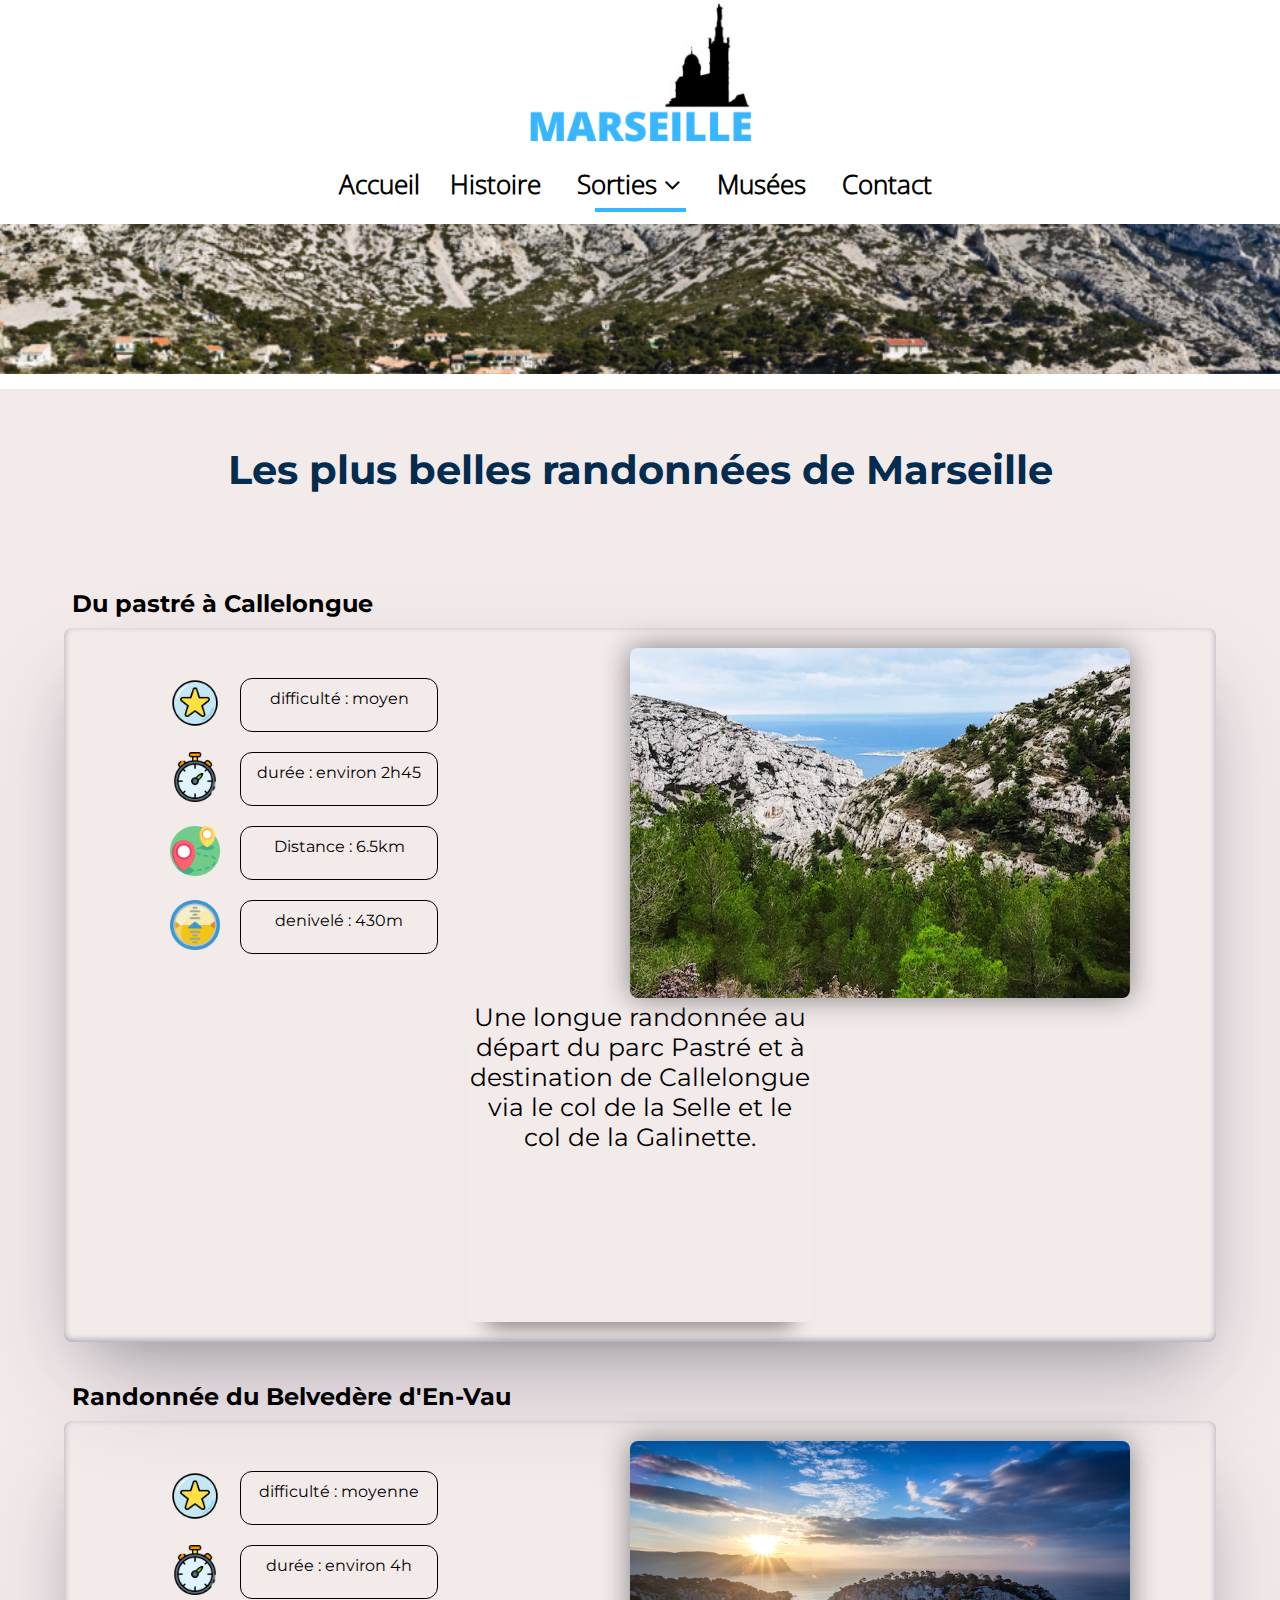
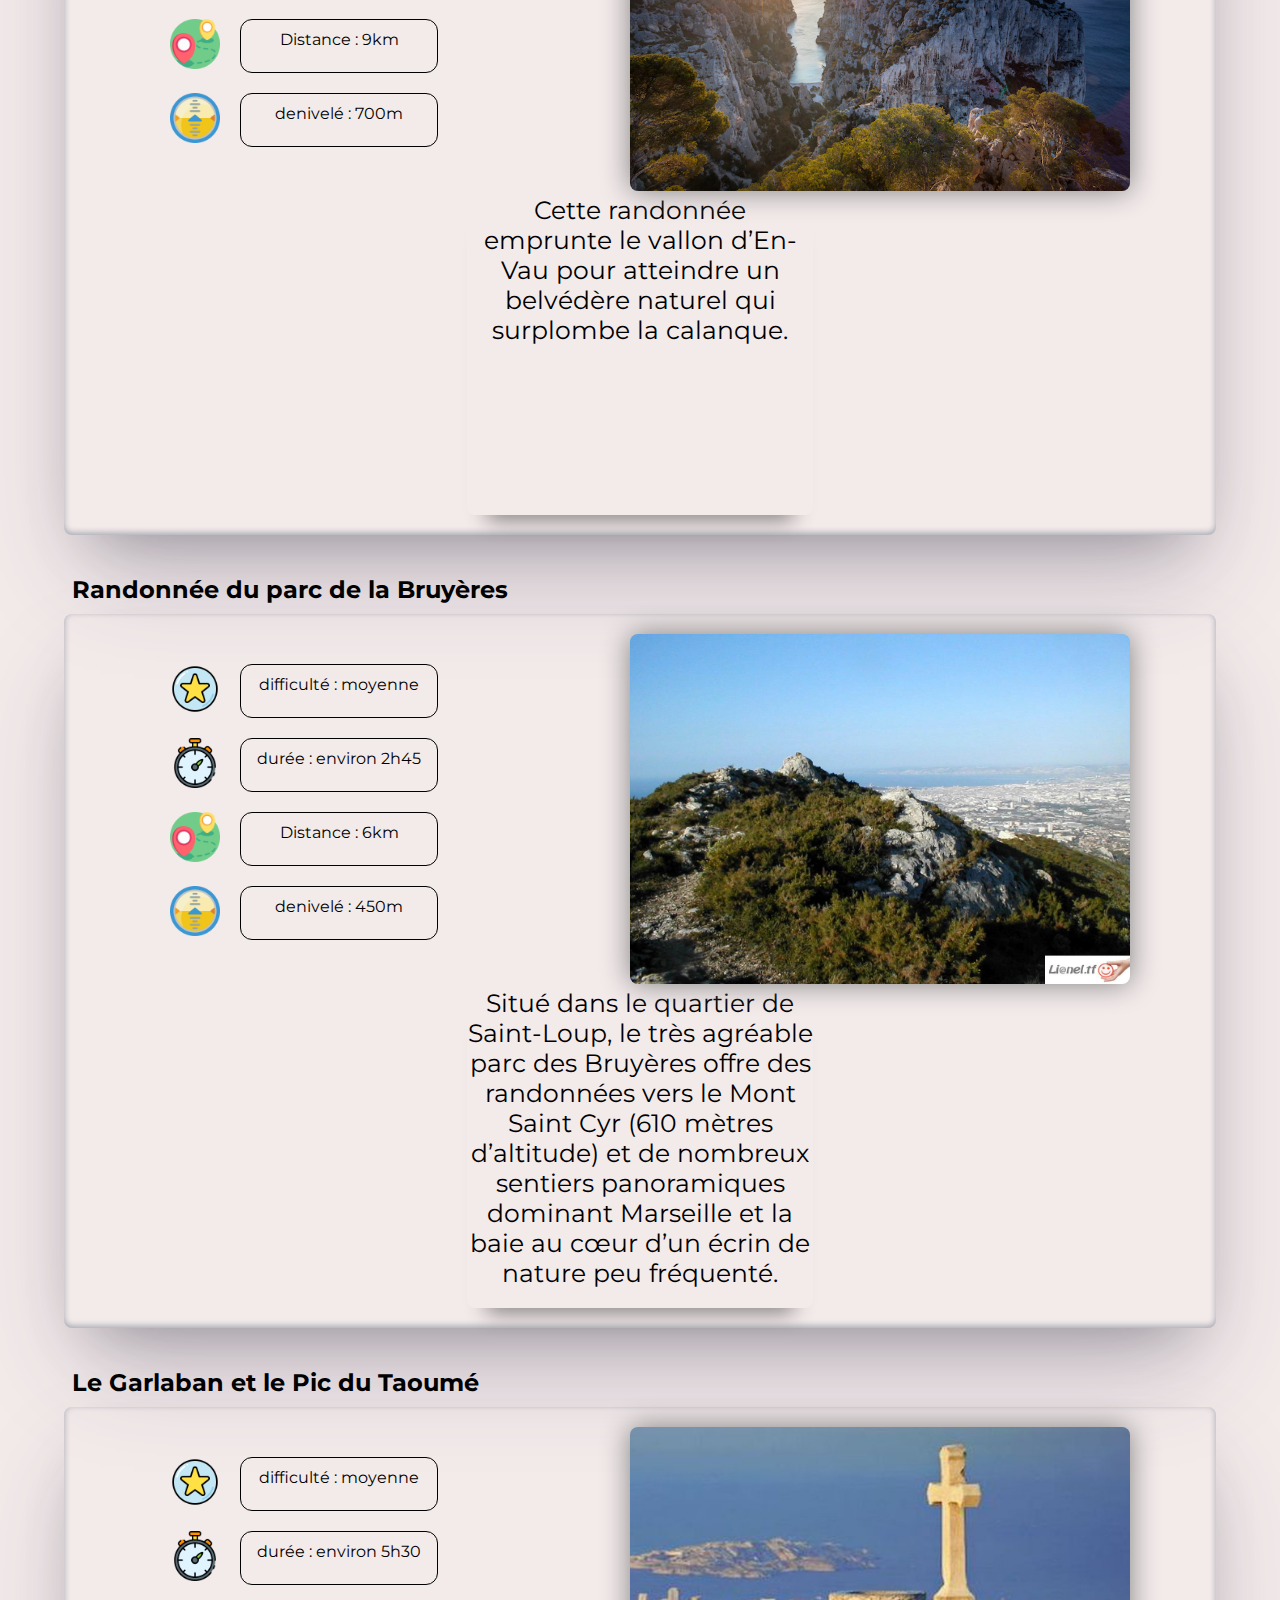
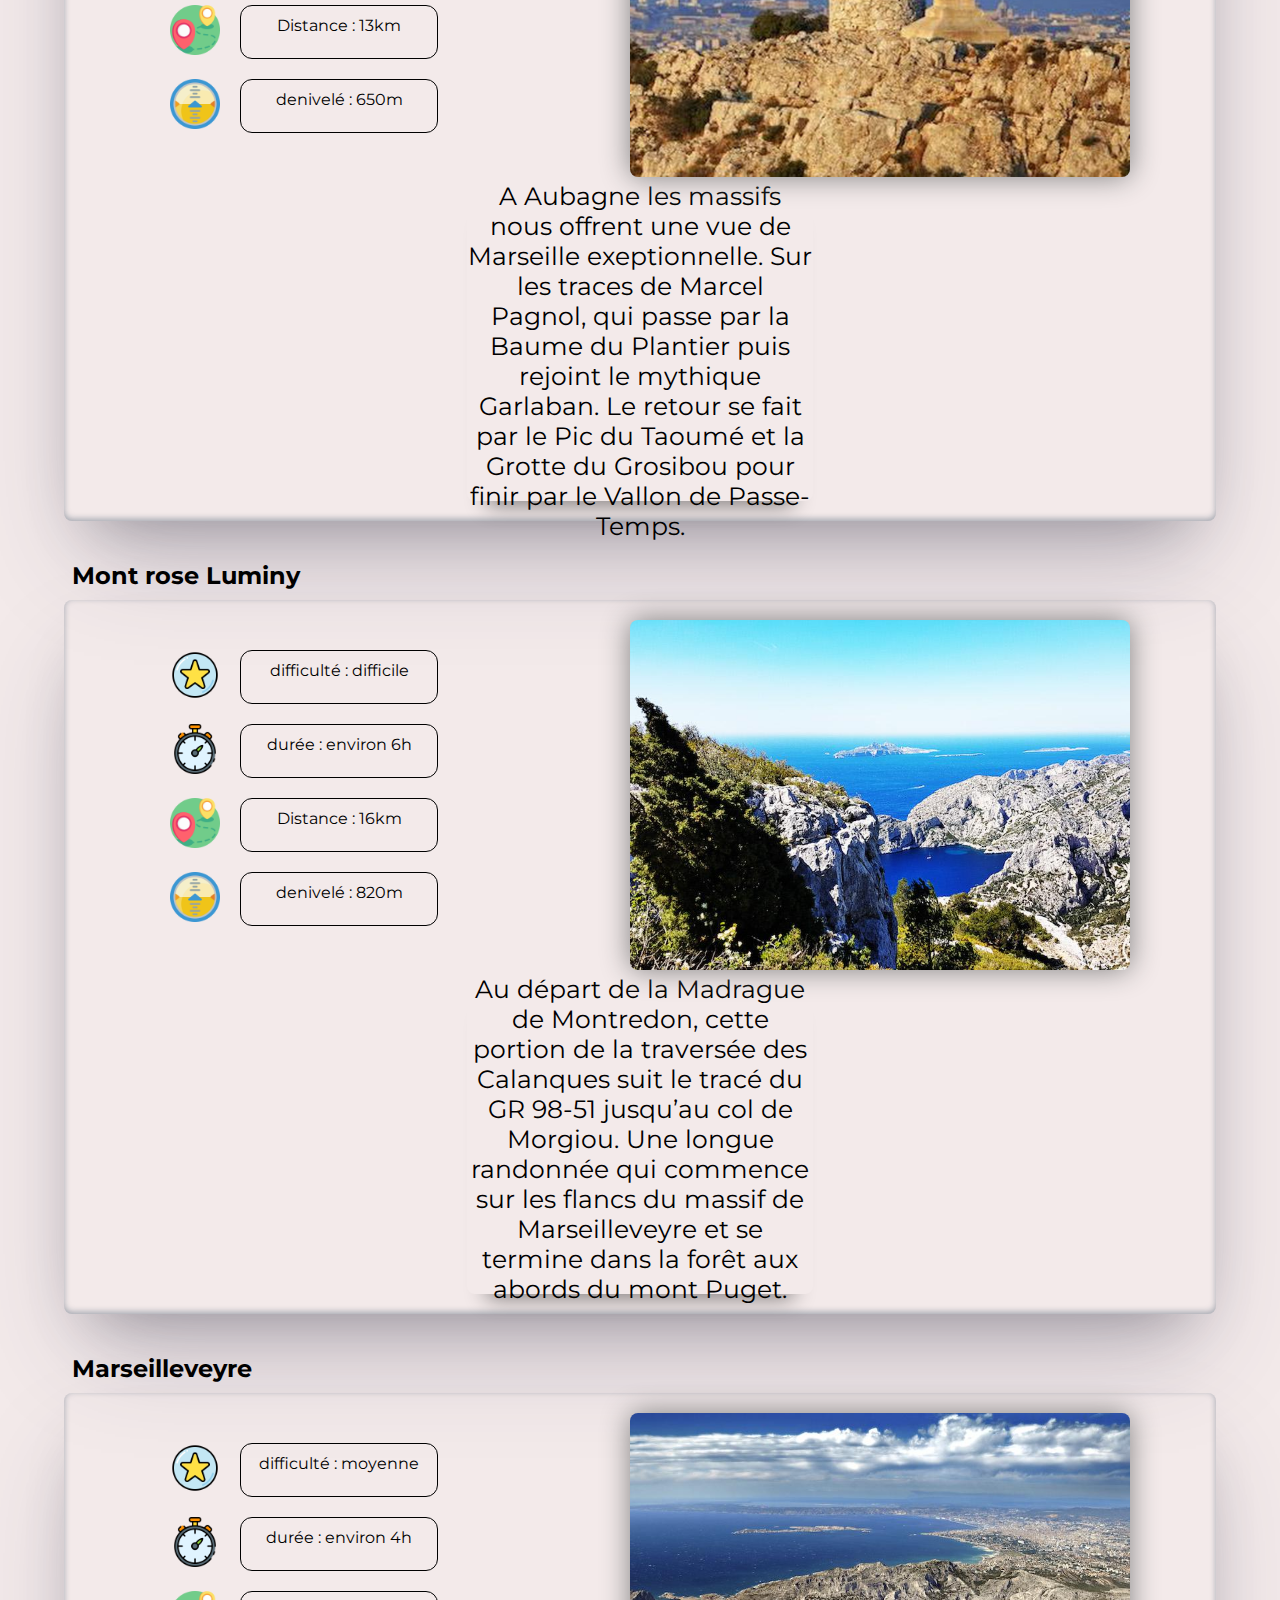
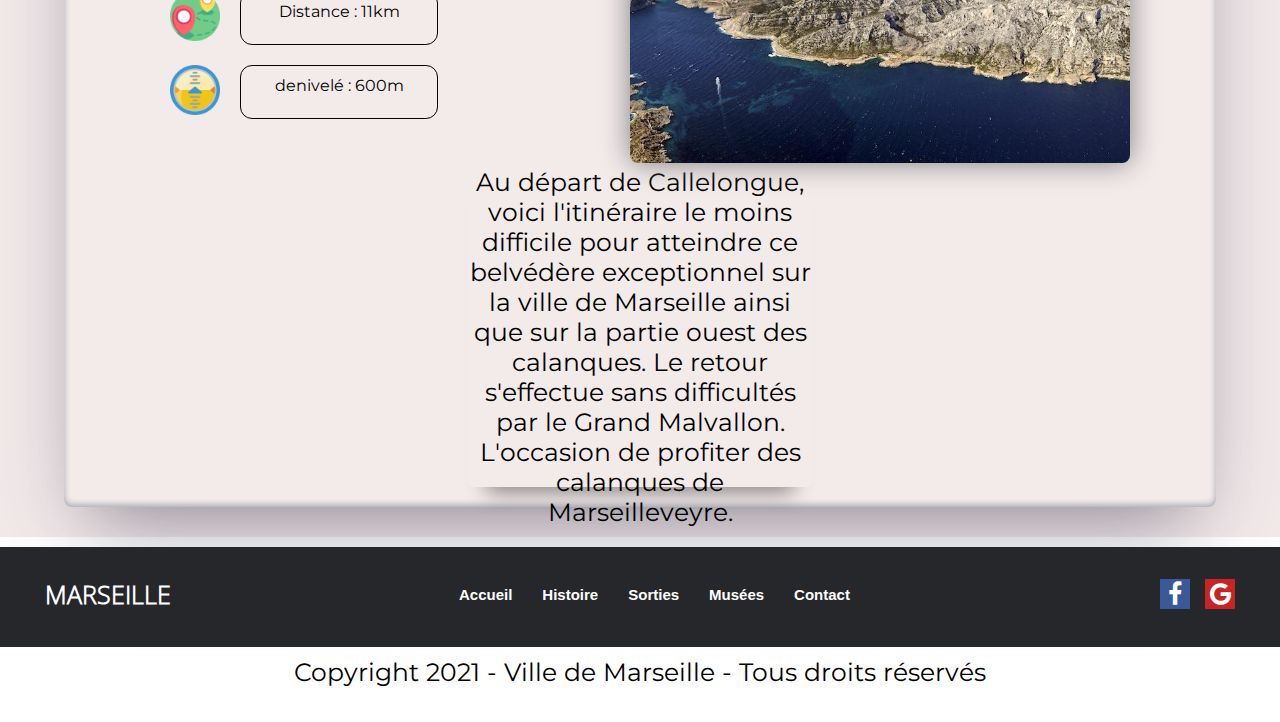
<file: voyages/marseille2.2.html>
<!DOCTYPE html>

<html lang="fr">

<head>
  <title>Marseille</title>
  <meta charset="utf-8">
  <meta name="viewport" content="width=device-width, initial-scale=1">
  <link rel="stylesheet" href="../css/marseille.css">
  <link rel="stylesheet" href="../css/marseille2.2.css">
  <script src="scripts.js"></script>
  <link rel="stylesheet" href="https://cdnjs.cloudflare.com/ajax/libs/font-awesome/4.7.0/css/font-awesome.min.css">
  <link href='https://fonts.googleapis.com/css?family=Montserrat' rel='stylesheet'>
  <link href='https://fonts.googleapis.com/css?family=Poiret One' rel='stylesheet'>
  <link href='https://fonts.googleapis.com/css?family=Alex brush' rel='stylesheet'>
  <link rel="stylesheet" href="https://cdnjs.cloudflare.com/ajax/libs/font-awesome/4.7.0/css/font-awesome.min.css">
  <link rel="stylesheet" href="https://cdnjs.cloudflare.com/ajax/libs/font-awesome/4.7.0/css/font-awesome.min.css">
  <link rel="stylesheet" media="screen" href="https://fontlibrary.org/face/alex-brush" type="text/css" />
  <link href='https://fonts.googleapis.com/css?family=Anton' rel='stylesheet'>
  <link rel="shortcut icon" type="image/jpg" href="../content/favicon.ico" />

</head>

<body>

  <!-- //___________________________ HEADER ___________________________// !-->

  <header>
    <div class="header_container">
      <div class="logo_container">
        <img class="logo" id="logo" src="../content/logo.png"></img>
      </div>
      <div class="nav_container">
        <div class="topnav" id="myTopnav">
          <div>
            <a class="menu" href="../index.html">Accueil</a>
            <a class="menu" href="marseille1.html">Histoire</a>

          </div>
          <div class="dropdown">

            <a class="active" href="marseille2.html">Sorties <i class="fa fa-angle-down"></i></a>
            <div class="dropdown-content drop">
              <a href="marseille2.1.html">Parcs</a>
              <a href="marseille2.2.html">Randonnées</a>
              <a href="marseille2.3.html">Plages</a>

            </div>
          </div>
          <div>
            <a class="menu" href="marseille3.html">Musées</a>
          </div>
          <div>
            <a class="menu" href="marseille4.html">Contact</a>
          </div>
          <div> <a href="javascript:void(0);" class="icon" onclick="myFunction()"> <i class="fa fa-bars"></i></a> </div>
        </div>
      </div>
  </header>

  <div id="ham" class="ham_container">
    <div class="ham">
      <a href="../index.html">Accueil</a>
      <a href="marseille1.html">Histoire</a>
      <a href="marseille2.html">Sorties</a>
      <div class="submenu">

        <a href="marseille2.1.html">&nbsp Parcs</a>
        <a href="marseille2.2.html">&nbsp Randonnées</a>
        <a href="marseille2.3.html">&nbsp Plages</a>

      </div>
      <a href="marseille3.html">Musées</a>
      <a href="marseille4.html">Contact</a>
    </div>
  </div>
  <!-- //___________________________ END ___________________________// !-->


  <!-- //////////// RANDONNEES \\\\\\\\\\\\\ -->

  <main>
    <div class="background"></div>
    <div class="info-container">
      <div id="shapeSorties">

        <h1 class="titre">Les plus belles randonnées de Marseille</h1>


        <!-- //////////// cellule1 \\\\\\\\\\\\\ -->


        <h2 id="rando1">Du pastré à Callelongue</h2>
        <div class="container-rando">

          <div class="items">
            <div class="align">
              <div class="bul">
                <img class="logoInfo bul" src="../content/etoile-pleine.png">
              </div>
              <div class="hide">difficulté : moyen</div>
            </div>

            <div class="align">
              <div class="bul">
                <img class="logoInfo bul" src="../content/logo-chrono.png">
              </div>
              <div class="hide">durée : environ 2h45</div>
            </div>

            <div class="align">
              <div class="bul">
                <img class="logoInfo bul" src="../content/distance-logo.png">
              </div>
              <div class="hide">Distance : 6.5km</div>
            </div>

            <div class="align">
              <div class="bul">
                <img class="logoInfo" src="../content/logo-denivele.png">
              </div>

              <div class="hide">denivelé : 430m</div>
            </div>
          </div>
          <a href="../content/rando-pastre.jpg">
            <img class="picture" src="../content/rando-pastre.jpg">
          </a>
          <p class="para shadow">Une longue randonnée au départ du parc Pastré et à destination de Callelongue via le
            col de la Selle et le col de la Galinette.</p>


        </div>


        <!-- //////////// cellule2 \\\\\\\\\\\\\ -->

        <h2 id="rando2">Randonnée du Belvedère d'En-Vau</h2>
        <div class="container-rando">

          <div class="items">
            <div class="align">
              <div class="bul">
                <img class="logoInfo bul" src="../content/etoile-pleine.png">
              </div>
              <div class="hide">difficulté : moyenne</div>
            </div>

            <div class="align">
              <div class="bul">
                <img class="logoInfo bul" src="../content/logo-chrono.png">
              </div>
              <div class="hide">durée : environ 4h</div>
            </div>

            <div class="align">
              <div class="bul">
                <img class="logoInfo bul" src="../content/distance-logo.png">
              </div>
              <div class="hide">Distance : 9km</div>
            </div>

            <div class="align">
              <div class="bul">
                <img class="logoInfo" src="../content/logo-denivele.png">
              </div>

              <div class="hide">denivelé : 700m</div>
            </div>
          </div>
          <a href="../content/rando-belvedere-denvau.jpg">
            <img class="picture" src="../content/rando-belvedere-denvau.jpg">
          </a>
          <p class="para shadow">Cette randonnée emprunte le vallon d’En-Vau pour atteindre un belvédère naturel qui
            surplombe la calanque.</p>


        </div>


        <!-- //////////// cellule3 \\\\\\\\\\\\\ -->


        <h2 id="rando3">Randonnée du parc de la Bruyères</h2>
        <div class="container-rando">

          <div class="items">
            <div class="align">
              <div class="bul">
                <img class="logoInfo bul" src="../content/etoile-pleine.png">
              </div>
              <div class="hide">difficulté : moyenne</div>
            </div>

            <div class="align">
              <div class="bul">
                <img class="logoInfo bul" src="../content/logo-chrono.png">
              </div>
              <div class="hide">durée : environ 2h45</div>
            </div>

            <div class="align">
              <div class="bul">
                <img class="logoInfo bul" src="../content/distance-logo.png">
              </div>
              <div class="hide">Distance : 6km</div>
            </div>

            <div class="align">
              <div class="bul">
                <img class="logoInfo" src="../content/logo-denivele.png">
              </div>

              <div class="hide">denivelé : 450m</div>
            </div>
          </div>
          <a href="../content/rando-bruyeres.jpg">
            <img class="picture" src="../content/rando-bruyeres.jpg">
          </a>
          <p class="para shadow">Situé dans le quartier de Saint-Loup, le très agréable parc des Bruyères offre des
            randonnées vers le Mont Saint Cyr (610 mètres d’altitude) et de nombreux sentiers panoramiques dominant
            Marseille et la baie au cœur d’un écrin de nature peu fréquenté.</p>


        </div>

        <!-- //////////// cellule4 \\\\\\\\\\\\\ -->


        <h2 id="rando4">Le Garlaban et le Pic du Taoumé </h2>
        <div class="container-rando">

          <div class="items">
            <div class="align">
              <div class="bul">
                <img class="logoInfo bul" src="../content/etoile-pleine.png">
              </div>
              <div class="hide">difficulté : moyenne</div>
            </div>

            <div class="align">
              <div class="bul">
                <img class="logoInfo bul" src="../content/logo-chrono.png">
              </div>
              <div class="hide">durée : environ 5h30</div>
            </div>

            <div class="align">
              <div class="bul">
                <img class="logoInfo bul" src="../content/distance-logo.png">
              </div>
              <div class="hide">Distance : 13km</div>
            </div>

            <div class="align">
              <div class="bul">
                <img class="logoInfo" src="../content/logo-denivele.png">
              </div>

              <div class="hide">denivelé : 650m</div>
            </div>
          </div>
          <a href="../content/rando-garlaban.jpg">
            <img class="picture" src="../content/rando-garlaban.jpg">
          </a>
          <p class="para shadow">A Aubagne les massifs nous offrent une vue de Marseille exeptionnelle. Sur les traces
            de Marcel Pagnol, qui passe par la Baume du Plantier puis rejoint le mythique Garlaban. Le retour se fait
            par le Pic du Taoumé et la Grotte du Grosibou pour finir par le Vallon de Passe-Temps.</p>


        </div>

        <!-- //////////// cellule5 \\\\\\\\\\\\\ -->


        <h2 id="rando5">Mont rose Luminy</h2>
        <div class="container-rando">

          <div class="items">
            <div class="align">
              <div class="bul">
                <img class="logoInfo bul" src="../content/etoile-pleine.png">
              </div>
              <div class="hide">difficulté : difficile</div>
            </div>

            <div class="align">
              <div class="bul">
                <img class="logoInfo bul" src="../content/logo-chrono.png">
              </div>
              <div class="hide">durée : environ 6h</div>
            </div>

            <div class="align">
              <div class="bul">
                <img class="logoInfo bul" src="../content/distance-logo.png">
              </div>
              <div class="hide">Distance : 16km</div>
            </div>

            <div class="align">
              <div class="bul">
                <img class="logoInfo" src="../content/logo-denivele.png">
              </div>

              <div class="hide">denivelé : 820m</div>
            </div>
          </div>
          <a href="../content/rando-luminy-laciotat.jpg">
            <img class="picture" src="../content/rando-luminy-laciotat.jpg">
          </a>
          <p class="para shadow">Au départ de la Madrague de Montredon, cette portion de la traversée des Calanques suit
            le tracé du GR 98-51 jusqu’au col de Morgiou. Une longue randonnée qui commence sur les flancs du massif de
            Marseilleveyre et se termine dans la forêt aux abords du mont Puget.</p>


        </div>

        <!-- //////////////celulle6\\\\\\\\\\\\\\\ -->
        <h2 id="rando6">Marseilleveyre</h2>
        <div class="container-rando">

          <div class="items">
            <div class="align">
              <div class="bul">
                <img class="logoInfo bul" src="../content/etoile-pleine.png">
              </div>
              <div class="hide">difficulté : moyenne</div>
            </div>

            <div class="align">
              <div class="bul">
                <img class="logoInfo bul" src="../content/logo-chrono.png">
              </div>
              <div class="hide">durée : environ 4h</div>
            </div>

            <div class="align">
              <div class="bul">
                <img class="logoInfo bul" src="../content/distance-logo.png">
              </div>
              <div class="hide">Distance : 11km</div>
            </div>

            <div class="align">
              <div class="bul">
                <img class="logoInfo" src="../content/logo-denivele.png">
              </div>

              <div class="hide">denivelé : 600m</div>
            </div>
          </div>
          <a href="../content/rando-marseilleveyre.jpg">
            <img class="picture" src="../content/rando-marseilleveyre.jpg">
          </a>
          <p class="para shadow">Au départ de Callelongue, voici l'itinéraire le moins difficile pour atteindre ce
            belvédère exceptionnel sur la ville de Marseille ainsi que sur la partie ouest des calanques. Le retour
            s'effectue sans difficultés par le Grand Malvallon. L'occasion de profiter des calanques de Marseilleveyre.
          </p>

        </div>
      </div>
    </div>


  </main>

  <!-- //___________________________ FOOTER ___________________________// !-->

  <footer>
    <div class="footer_container">
      <div class="compagny_name">
        <p class="atelier_ponz">MARSEILLE</p>
      </div>
      <div class="sitemap">
        <a href="../index.html">Accueil</a>
        <a href="marseille1.html">Histoire</a>
        <a href="marseille2.html">Sorties</a>
        <a href="marseille3.html">Musées</a>
        <a href="marseille4.html">Contact</a>
      </div>
      <div class="social">
        <a href="#" class="fa fa-facebook"></a>
        <a href="#" class="fa fa-google"></a>
      </div>
    </div>
  </footer>

  <!-- //___________________________ END ___________________________// !-->

  <div class="copyright">
    <p>Copyright 2021 - Ville de Marseille - Tous droits réservés</p>
  </div>

</body>

</html>
</file>
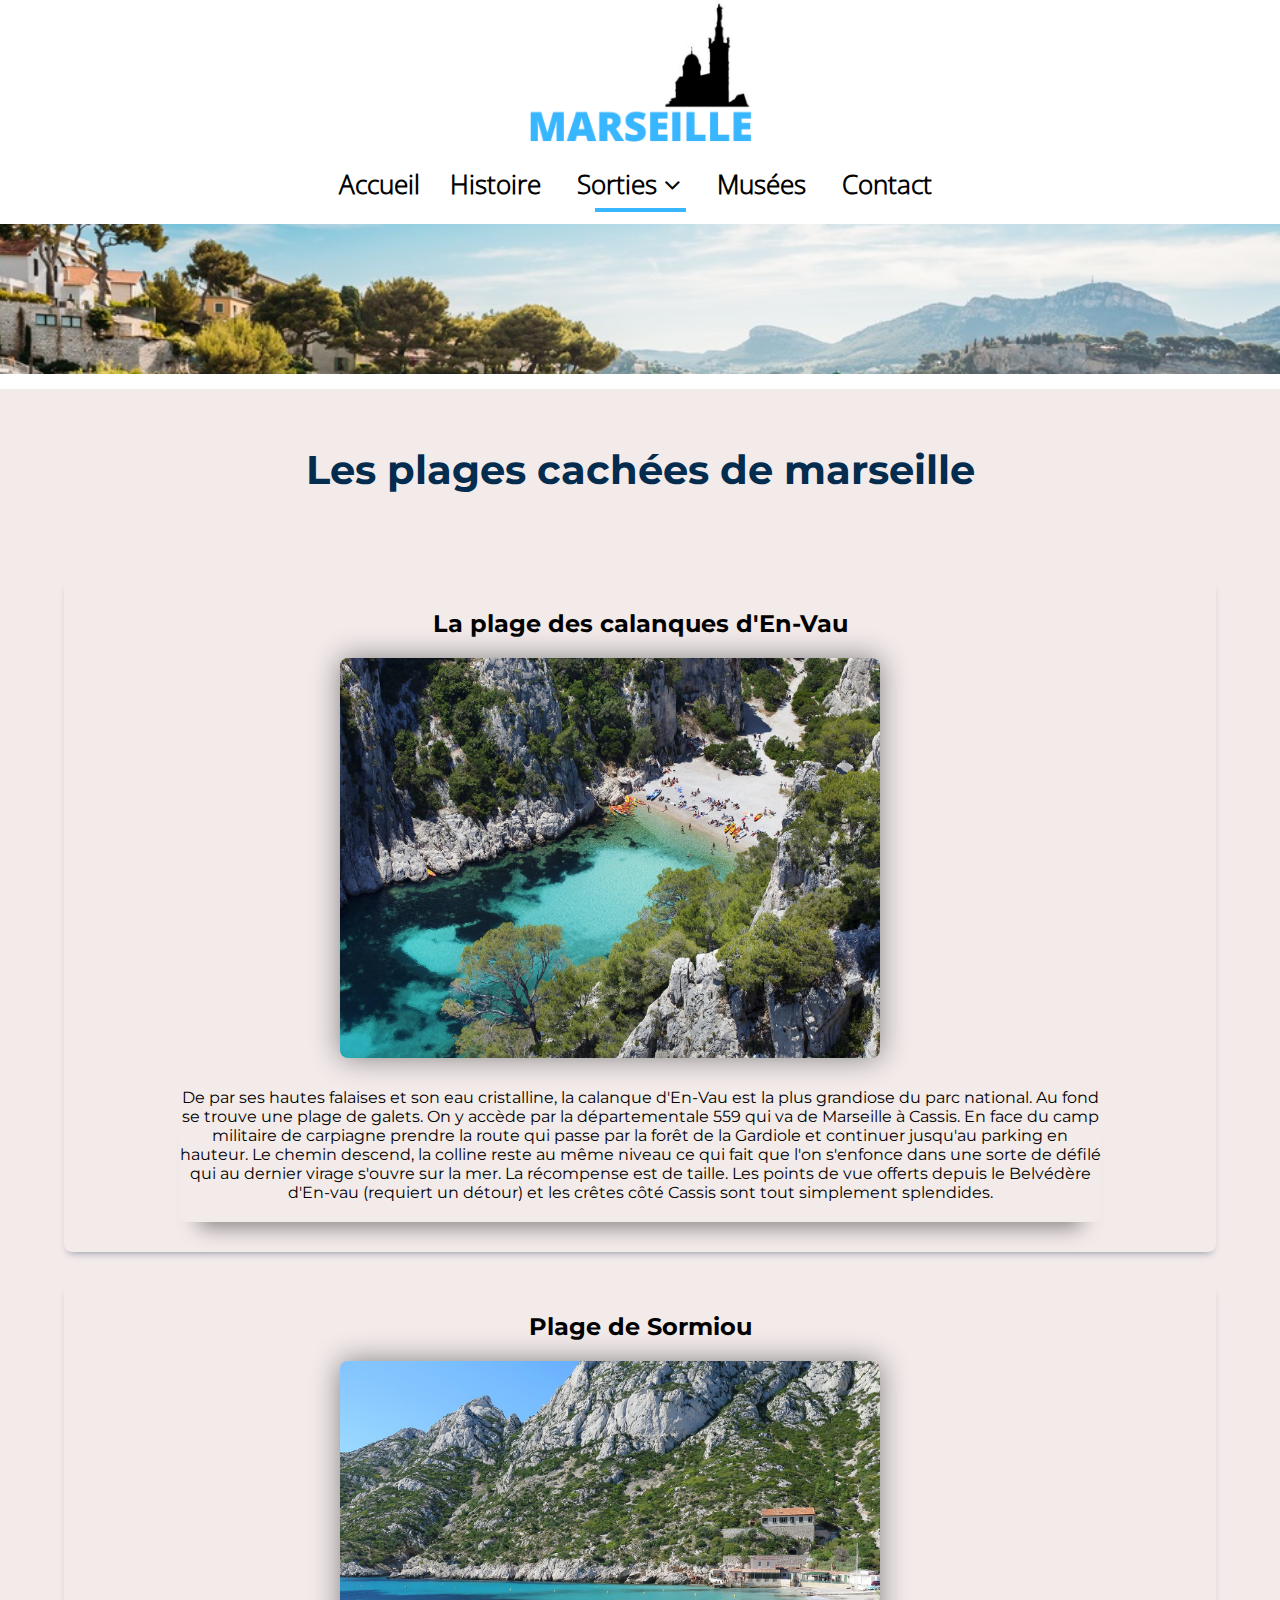
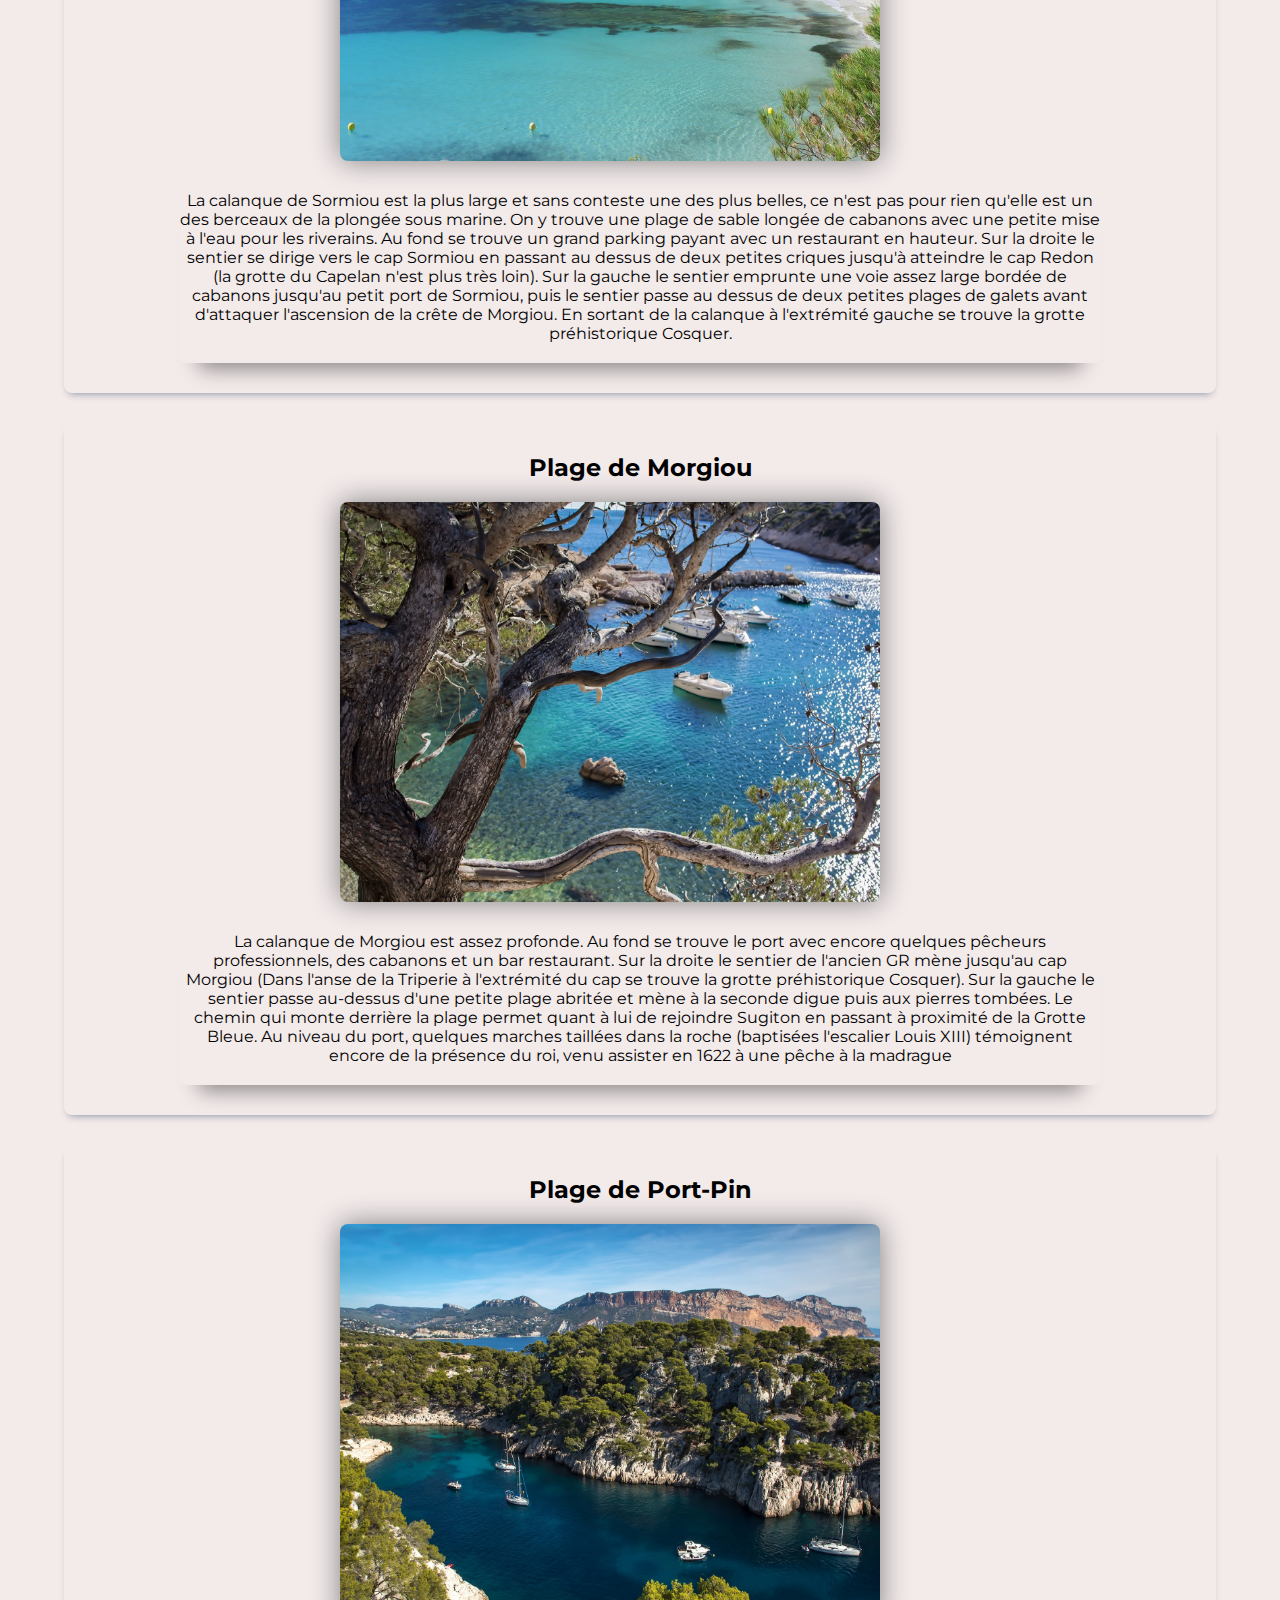
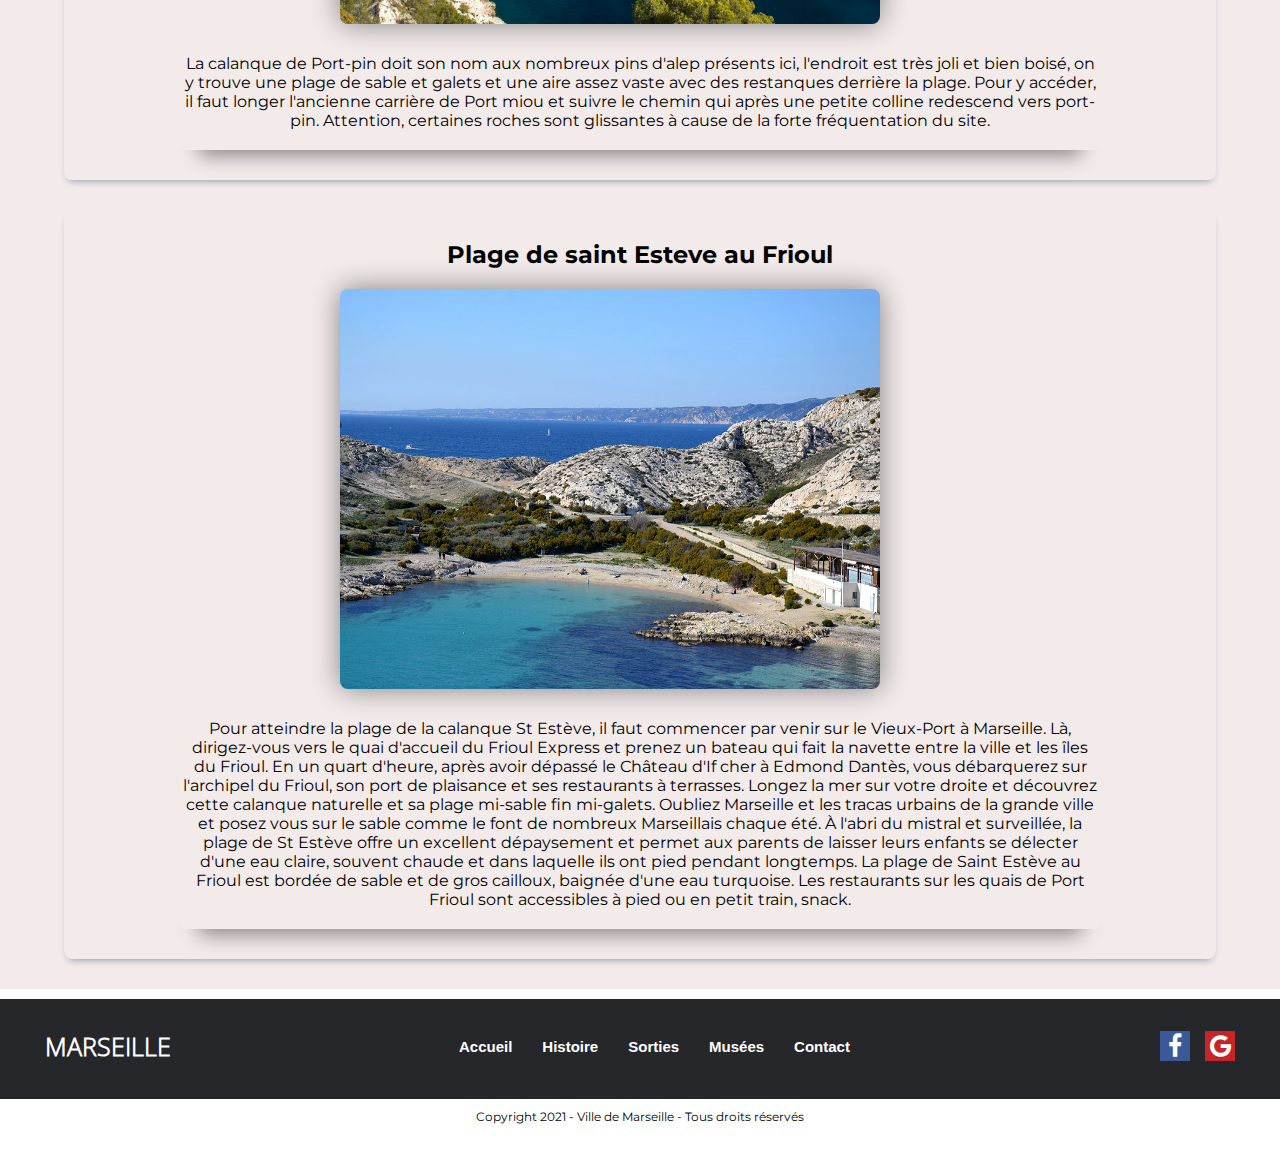
<file: voyages/marseille2.3.html>
<!DOCTYPE html>

<html lang="fr">

<head>
  <title>Marseille</title>
  <meta charset="utf-8">
  <meta name="viewport" content="width=device-width, initial-scale=1">
  <link rel="stylesheet" href="../css/marseille.css">
  <link rel="stylesheet" href="../css/marseille2.3.css">
  <script src="scripts.js"></script>
  <link rel="stylesheet" href="https://cdnjs.cloudflare.com/ajax/libs/font-awesome/4.7.0/css/font-awesome.min.css">
  <link href='https://fonts.googleapis.com/css?family=Montserrat' rel='stylesheet'>
  <link href='https://fonts.googleapis.com/css?family=Poiret One' rel='stylesheet'>
  <link href='https://fonts.googleapis.com/css?family=Alex brush' rel='stylesheet'>
  <link rel="stylesheet" href="https://cdnjs.cloudflare.com/ajax/libs/font-awesome/4.7.0/css/font-awesome.min.css">
  <link rel="stylesheet" href="https://cdnjs.cloudflare.com/ajax/libs/font-awesome/4.7.0/css/font-awesome.min.css">
  <link rel="stylesheet" media="screen" href="https://fontlibrary.org/face/alex-brush" type="text/css" />
  <link href='https://fonts.googleapis.com/css?family=Anton' rel='stylesheet'>
  <link rel="shortcut icon" type="image/jpg" href="../content/favicon.ico" />

</head>

<body>

  <!-- //___________________________ HEADER ___________________________// !-->

  <header>
    <div class="header_container">
      <div class="logo_container">
        <img class="logo" id="logo" src="../content/logo.png"></img>
      </div>
      <div class="nav_container">
        <div class="topnav" id="myTopnav">
          <div>
            <a class="menu" href="../index.html">Accueil</a>
            <a class="menu" href="marseille1.html">Histoire</a>

          </div>
          <div class="dropdown">
            <a class="active" href="marseille2.html">Sorties <i class="fa fa-angle-down"></i></a>
            <div class="dropdown-content drop">
              <a href="marseille2.1.html">Parcs</a>
              <a href="marseille2.2.html">Randonnées</a>
              <a href="marseille2.3.html">Plages</a>
            </div>
          </div>
          <div>
            <a class="menu" href="marseille3.html">Musées</a>
          </div>
          <div>
            <a class="menu" href="marseille4.html">Contact</a>
          </div>
          <div> <a href="javascript:void(0);" class="icon" onclick="myFunction()"> <i class="fa fa-bars"></i></a> </div>
        </div>
      </div>
  </header>

  <div id="ham" class="ham_container">
    <div class="ham">
      <a href="../index.html">Accueil</a>
      <a href="marseille1.html">Histoire</a>
      <a href="marseille2.html">Sorties</a>
      <div class="submenu">

        <a href="marseille2.1.html">&nbsp Parcs</a>
        <a href="marseille2.2.html">&nbsp Randonnées</a>
        <a href="marseille2.3.html">&nbsp Plages</a>

      </div>
      <a href="marseille3.html">Musées</a>
      <a href="marseille4.html">Contact</a>
    </div>
  </div>
  <!-- //___________________________ END ___________________________// !-->


  <!-- //////////// PLAGES \\\\\\\\\\\\\ -->

  <main>
    <div class="background"></div>

    <div class="info-container">
      <div id="shapeSorties">
        <h1 class="titre">Les plages cachées de marseille</h1>
        <div class="container">
          <!-- //////////// cellule1 \\\\\\\\\\\\\ -->

          <div class="box moon">
            <h2 id="plage1">La plage des calanques d'En-Vau </h2>
            <div class="img">
              <a href="../content/plage-en-vau.jpg">
                <img class="picture" src="../content/plage-en-vau.jpg">
              </a>
            </div>
            <div class="para shadow">

              <p>De par ses hautes falaises et son eau cristalline, la calanque d'En-Vau est la plus grandiose du parc
                national. Au fond se trouve une plage de galets. On y accède par la départementale 559 qui va de
                Marseille à Cassis. En face du camp militaire de carpiagne prendre la route qui passe par la forêt de la
                Gardiole et continuer jusqu'au parking en hauteur. Le chemin descend, la colline reste au même niveau ce
                qui fait que l'on s'enfonce dans une sorte de défilé qui au dernier virage s'ouvre sur la mer. La
                récompense est de taille. Les points de vue offerts depuis le Belvédère d'En-vau (requiert un détour) et
                les crêtes côté Cassis sont tout simplement splendides. </p>

            </div>
          </div>

          <!-- //////////// cellule2 \\\\\\\\\\\\\ -->

          <div id="plage2" class="box moon">
            <h2>Plage de Sormiou</h2>
            <div class="img">
              <a href="../content/plage-sormiou.jpg">
                <img class="picture" src="../content/plage-sormiou.jpg">
              </a>
            </div>
            <div class="para shadow">
              <p>La calanque de Sormiou est la plus large et sans conteste une des plus belles, ce n'est pas pour rien
                qu'elle est un des berceaux de la plongée sous marine. On y trouve une plage de sable longée de cabanons
                avec une petite mise à l'eau pour les riverains. Au fond se trouve un grand parking payant avec un
                restaurant en hauteur. Sur la droite le sentier se dirige vers le cap Sormiou en passant au dessus de
                deux petites criques jusqu'à atteindre le cap Redon (la grotte du Capelan n'est plus très loin). Sur la
                gauche le sentier emprunte une voie assez large bordée de cabanons jusqu'au petit port de Sormiou, puis
                le sentier passe au dessus de deux petites plages de galets avant d'attaquer l'ascension de la crête de
                Morgiou. En sortant de la calanque à l'extrémité gauche se trouve la grotte préhistorique Cosquer. </p>
            </div>

          </div>

          <!-- //////////// cellule3 \\\\\\\\\\\\\ -->

          <div id="plage3" class="box moon">
            <h2>Plage de Morgiou</h2>
            <div class="img">
              <a href="../content/plage-morgiou.jpg">
                <img class="picture" src="../content/plage-morgiou.jpg">
              </a>
            </div>
            <div class="para shadow">
              <p>La calanque de Morgiou est assez profonde. Au fond se trouve le port avec encore quelques pêcheurs
                professionnels, des cabanons et un bar restaurant. Sur la droite le sentier de l'ancien GR mène jusqu'au
                cap Morgiou (Dans l'anse de la Triperie à l'extrémité du cap se trouve la grotte préhistorique Cosquer).
                Sur la gauche le sentier passe au-dessus d'une petite plage abritée et mène à la seconde digue puis aux
                pierres tombées. Le chemin qui monte derrière la plage permet quant à lui de rejoindre Sugiton en
                passant à proximité de la Grotte Bleue. Au niveau du port, quelques marches taillées dans la roche
                (baptisées l'escalier Louis XIII) témoignent encore de la présence du roi, venu assister en 1622 à une
                pêche à la madrague </p>
            </div>
          </div>

          <!-- //////////// cellule4 \\\\\\\\\\\\\ -->

          <div id="plage4" class="box moon">
            <h2>Plage de Port-Pin</h2>
            <div class="img">
              <a href="../content/plage-port-pin.jpg">
                <img class="picture" src="../content/plage-port-pin.jpg">
              </a>
            </div>
            <div class="para shadow">
              <p>La calanque de Port-pin doit son nom aux nombreux pins d'alep présents ici, l'endroit est très joli et
                bien boisé, on y trouve une plage de sable et galets et une aire assez vaste avec des restanques
                derrière la plage. Pour y accéder, il faut longer l'ancienne carrière de Port miou et suivre le chemin
                qui après une petite colline redescend vers port-pin. Attention, certaines roches sont glissantes à
                cause de la forte fréquentation du site. </p>
            </div>
          </div>

          <!-- //////////// cellule5 \\\\\\\\\\\\\ -->

          <div id="plage5" class="box moon">
            <h2>Plage de saint Esteve au Frioul</h2>
            <div class="img">
              <a href="../content/plage-saint-esteve-frioul.jpg">
                <img class="picture" src="../content/plage-saint-esteve-frioul.jpg">
              </a>
            </div>
            <div class="para shadow">
              <p>Pour atteindre la plage de la calanque St Estève, il faut commencer par venir sur le Vieux-Port à
                Marseille. Là, dirigez-vous vers le quai d'accueil du Frioul Express et prenez un bateau qui fait la
                navette entre la ville et les îles du Frioul. En un quart d'heure, après avoir dépassé le Château d'If
                cher à Edmond Dantès, vous débarquerez sur l'archipel du Frioul, son port de plaisance et ses
                restaurants à terrasses.

                Longez la mer sur votre droite et découvrez cette calanque naturelle et sa plage mi-sable fin mi-galets.
                Oubliez Marseille et les tracas urbains de la grande ville et posez vous sur le sable comme le font de
                nombreux Marseillais chaque été.

                À l'abri du mistral et surveillée, la plage de St Estève offre un excellent dépaysement et permet aux
                parents de laisser leurs enfants se délecter d'une eau claire, souvent chaude et dans laquelle ils ont
                pied pendant longtemps.

                La plage de Saint Estève au Frioul est bordée de sable et de gros cailloux, baignée d'une eau turquoise.
                Les restaurants sur les quais de Port Frioul sont accessibles à pied ou en petit train, snack.</p>
            </div>
          </div>
        </div>
      </div>
    </div>

  </main>

  <!-- //___________________________ FOOTER ___________________________// !-->

  <footer>
    <div class="footer_container">
      <div class="compagny_name">
        <p class="atelier_ponz">MARSEILLE</p>
      </div>
      <div class="sitemap">
        <a href="../index.html">Accueil</a>
        <a href="marseille1.html">Histoire</a>
        <a href="marseille2.html">Sorties</a>
        <a href="marseille3.html">Musées</a>
        <a href="marseille4.html">Contact</a>
      </div>
      <div class="social">
        <a href="#" class="fa fa-facebook"></a>
        <a href="#" class="fa fa-google"></a>
      </div>
    </div>
  </footer>

  <!-- //___________________________ END ___________________________// !-->

  <div class="copyright">
    <p>Copyright 2021 - Ville de Marseille - Tous droits réservés</p>
  </div>

</body>

</html>
</file>
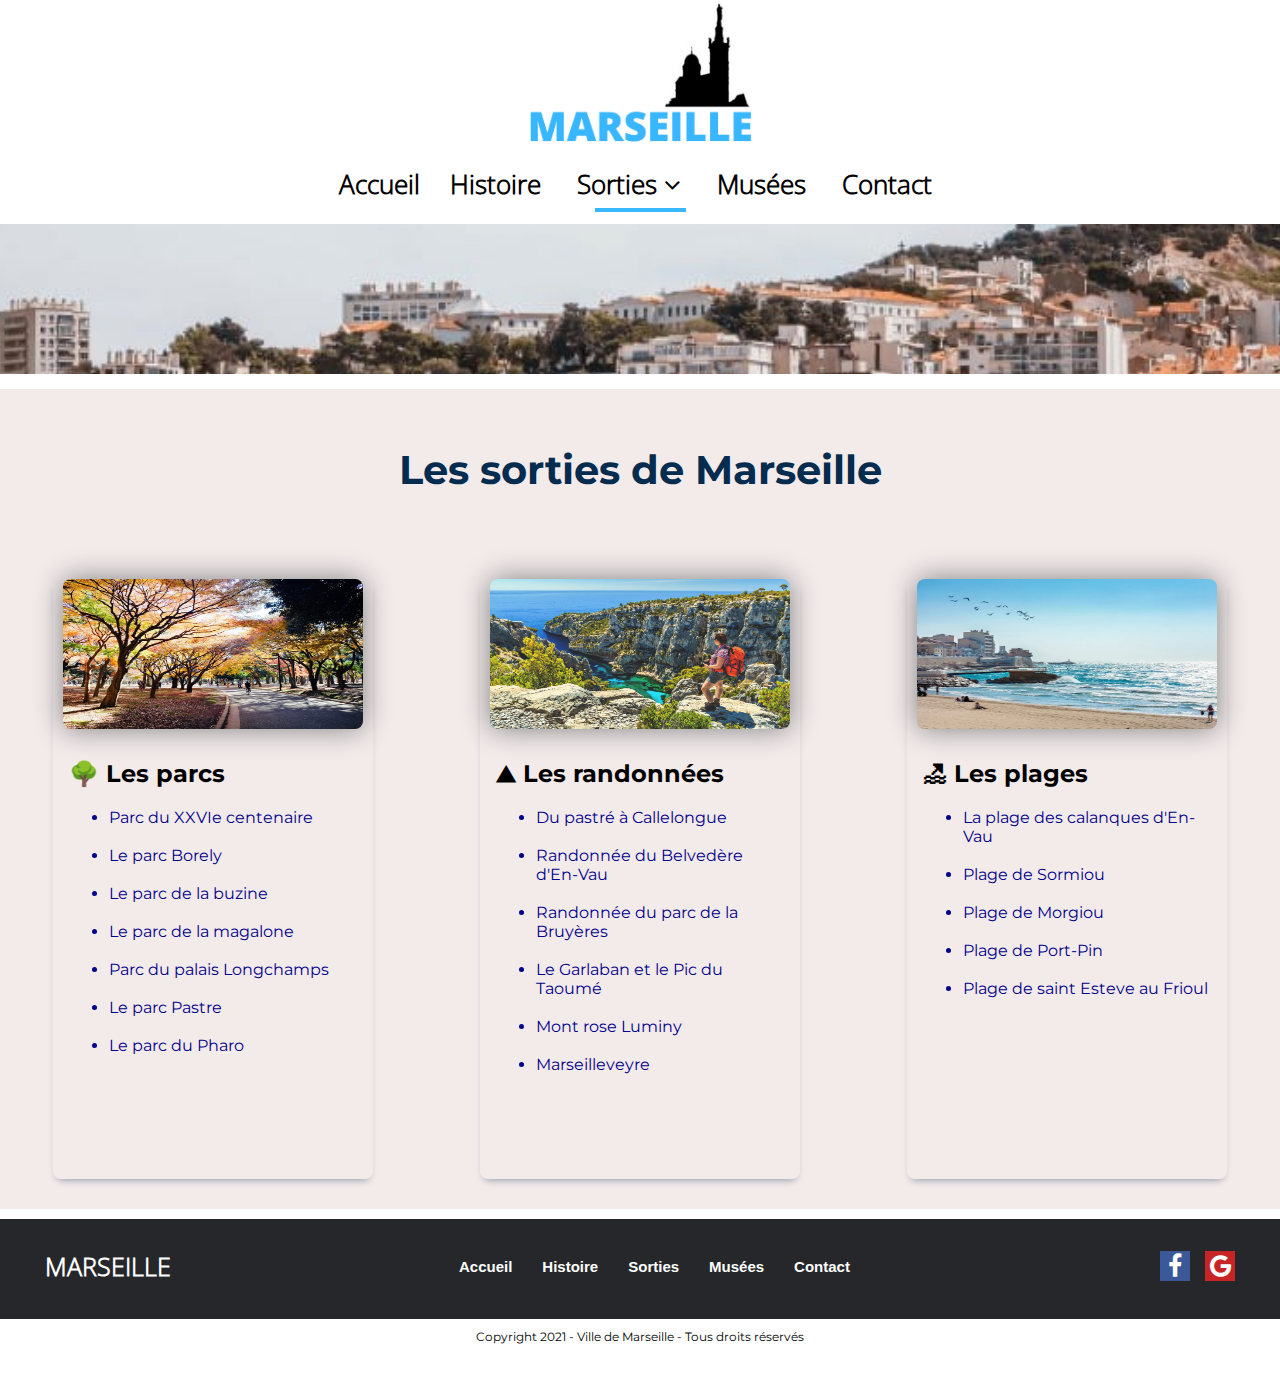
<file: voyages/marseille2.html>
<!DOCTYPE html>

<html lang="fr">

<head>
  <title>Marseille</title>
  <meta charset="utf-8">
  <meta name="viewport" content="width=device-width, initial-scale=1">
  <link rel="stylesheet" href="../css/marseille.css">
  <link rel="stylesheet" href="../css/marseille2.css">
  <script src="scripts.js"></script>
  <link rel="stylesheet" href="https://cdnjs.cloudflare.com/ajax/libs/font-awesome/4.7.0/css/font-awesome.min.css">
  <link href='https://fonts.googleapis.com/css?family=Montserrat' rel='stylesheet'>
  <link href='https://fonts.googleapis.com/css?family=Poiret One' rel='stylesheet'>
  <link href='https://fonts.googleapis.com/css?family=Alex brush' rel='stylesheet'>
  <link rel="stylesheet" href="https://cdnjs.cloudflare.com/ajax/libs/font-awesome/4.7.0/css/font-awesome.min.css">
  <link rel="stylesheet" href="https://cdnjs.cloudflare.com/ajax/libs/font-awesome/4.7.0/css/font-awesome.min.css">
  <link rel="stylesheet" media="screen" href="https://fontlibrary.org/face/alex-brush" type="text/css" />
  <link href='https://fonts.googleapis.com/css?family=Anton' rel='stylesheet'>
  <link rel="shortcut icon" type="image/jpg" href="../content/favicon.ico" />

</head>

<body>

  <!-- //___________________________ HEADER ___________________________// !-->

  <header>
    <div class="header_container">
      <div class="logo_container">
        <img class="logo" id="logo" src="../content/logo.png"></img>
      </div>
      <div class="nav_container">
        <div class="topnav" id="myTopnav">
          <div>
            <a class="menu" href="../index.html">Accueil</a>
            <a class="menu" href="marseille1.html">Histoire</a>

          </div>
          <div class="dropdown">
            <a class="active" href="marseille2.html">Sorties <i class="fa fa-angle-down"></i></a>
            <div class="dropdown-content drop">
              <a href="marseille2.1.html">Parcs</a>
              <a href="marseille2.2.html">Randonnées</a>
              <a href="marseille2.3.html">Plages</a>
            </div>
          </div>
          <div>
            <a class="menu" href="marseille3.html">Musées</a>
          </div>
          <div>
            <a class="menu" href="marseille4.html">Contact</a>
          </div>
          <div> <a href="javascript:void(0);" class="icon" onclick="myFunction()"> <i class="fa fa-bars"></i></a> </div>
        </div>
      </div>
  </header>

  <div id="ham" class="ham_container">
    <div class="ham">
      <a href="../index.html">Accueil</a>
      <a href="marseille1.html">Histoire</a>
      <a href="marseille2.html">Sorties</a>
      <div class="submenu">
        <a href="marseille2.1.html">&nbsp Parcs</a>
        <a href="marseille2.2.html">&nbsp Randonnées</a>
        <a href="marseille2.3.html">&nbsp Plages</a>
      </div>
      <a href="marseille3.html">Musées</a>
      <a href="marseille4.html">Contact</a>
    </div>
  </div>

  <!-- //___________________________ END ___________________________// !-->

  <!-- //////////// PAGE SORTIES \\\\\\\\\\\\\ -->

  <main>

    <div class="background"></div>

    <div class="info-container">
      <div id="shapeSorties">
        <h1 class="titre">Les sorties de Marseille</h1>

        <div class="container">

          <!-- //////////// colonne1 \\\\\\\\\\\\\ -->

          <div class="box moon">
            <div class="img">
              <a href="../content/parc-sorties.jpg">
                <img class="picture" src="../content/parc-sorties.jpg">
              </a>
            </div>
            <div class="para">
              <h2>🌳 Les parcs</h2>
              <ul>
                <a href="marseille2.1.html#prk1">
                  <li>Parc du XXVIe centenaire</li><br>
                </a>
                <a href="marseille2.1.html#prk2">
                  <li>Le parc Borely</li><br>
                </a>
                <a href="marseille2.1.html#prk3">
                  <li>Le parc de la buzine</li><br>
                </a>
                <a href="marseille2.1.html#prk4">
                  <li>Le parc de la magalone</li><br>
                </a>
                <a href="marseille2.1.html#prk5">
                  <li>Parc du palais Longchamps</li><br>
                </a>
                <a href="marseille2.1.html#prk6">
                  <li>Le parc Pastre</li><br>
                </a>
                <a href="marseille2.1.html#prk7">
                  <li>Le parc du Pharo</li><br>
                </a>
              </ul>
            </div>
          </div>

          <!-- //////////// colonne2 \\\\\\\\\\\\\ -->


          <div class="box moon">
            <div class="img">
              <a href="../content/rando-sorties.jpg">
                <img class="picture" src="../content/rando-sorties.jpg">
              </a>
            </div>

            <div class="para">
              <h2>⛰ Les randonnées</h2>
              <ul>
                <a href="marseille2.2.html#rando1">
                  <li>Du pastré à Callelongue</li><br>
                </a>
                <a href="marseille2.2.html#rando2">
                  <li>Randonnée du Belvedère d'En-Vau</li><br>
                </a>
                <a href="marseille2.2.html#rando3">
                  <li>Randonnée du parc de la Bruyères</li><br>
                </a>
                <a href="marseille2.2.html#rando4">
                  <li>Le Garlaban et le Pic du Taoumé</li><br>
                </a>
                <a href="marseille2.2.html#rando5">
                  <li>Mont rose Luminy</li><br>
                </a>
                <a href="marseille2.2.html#rando6">
                  <li>Marseilleveyre</li><br>
                </a>
              </ul>
            </div>
          </div>


          <!-- //////////// colonne3 \\\\\\\\\\\\\ -->

          <div class="box moon">
            <div class="img">
              <a href="../content/plage-sorties.jpg">
                <img class="picture" src="../content/plage-sorties.jpg">
              </a>
            </div>
            <div class="para ">
              <h2>🏖 Les plages</h2>
              <ul>
                <a href="marseille2.3.html#plage1">
                  <li>La plage des calanques d'En-Vau</li><br>
                </a>
                <a href="marseille2.3.html#plage2">
                  <li>Plage de Sormiou</li><br>
                </a>
                <a href="marseille2.3.html#plage3">
                  <li>Plage de Morgiou</li><br>
                </a>
                <a href="marseille2.3.html#plage4">
                  <li>Plage de Port-Pin</li><br>
                </a>
                <a href="marseille2.3.html#plage5">
                  <li>Plage de saint Esteve au Frioul</li><br>
                </a>
              </ul>
            </div>
          </div>
        </div>
      </div>
    </div>

  </main>

  <!-- //___________________________ FOOTER ___________________________// !-->

  <footer>
    <div class="footer_container">
      <div class="compagny_name">
        <p class="atelier_ponz">MARSEILLE</p>
      </div>
      <div class="sitemap">
        <a href="../index.html">Accueil</a>
        <a href="marseille1.html">Histoire</a>
        <a href="marseille2.html">Sorties</a>
        <a href="marseille3.html">Musées</a>
        <a href="marseille4.html">Contact</a>
      </div>
      <div class="social">
        <a href="#" class="fa fa-facebook"></a>
        <a href="#" class="fa fa-google"></a>
      </div>
    </div>
  </footer>

  <!-- //___________________________ END ___________________________// !-->

  <div class="copyright">
    <p>Copyright 2021 - Ville de Marseille - Tous droits réservés</p>
  </div>

</body>

</html>
</file>
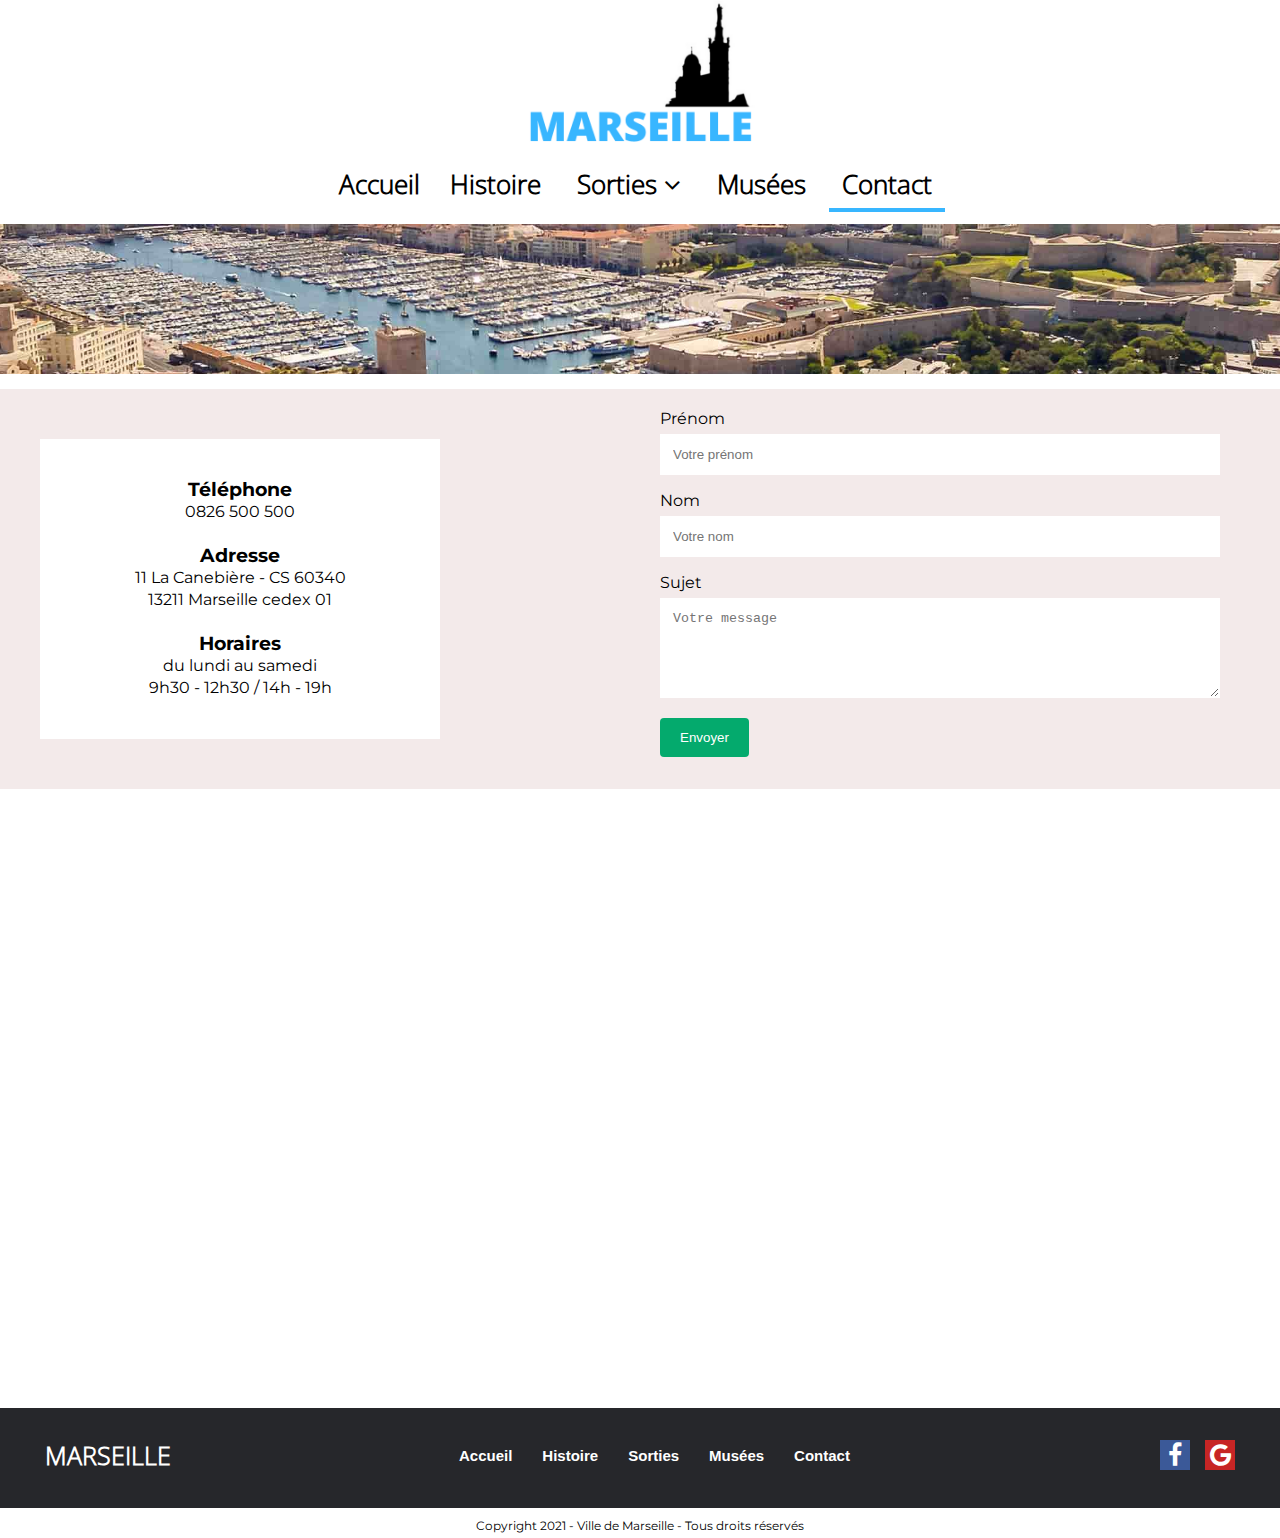
<file: voyages/marseille4.html>
<!DOCTYPE html>

<html lang="fr">

<head>
  <title>Marseille</title>
  <meta charset="utf-8">
  <meta name="viewport" content="width=device-width, initial-scale=1">
  <link rel="stylesheet" href="../css/marseille.css">
  <link rel="stylesheet" href="../css/marseille4.css">
  <script src="scripts.js"></script>
  <link rel="stylesheet" href="https://cdnjs.cloudflare.com/ajax/libs/font-awesome/4.7.0/css/font-awesome.min.css">
  <link href='https://fonts.googleapis.com/css?family=Montserrat' rel='stylesheet'>
  <link href='https://fonts.googleapis.com/css?family=Poiret One' rel='stylesheet'>
  <link href='https://fonts.googleapis.com/css?family=Alex brush' rel='stylesheet'>
  <link rel="stylesheet" href="https://cdnjs.cloudflare.com/ajax/libs/font-awesome/4.7.0/css/font-awesome.min.css">
  <link rel="stylesheet" href="https://cdnjs.cloudflare.com/ajax/libs/font-awesome/4.7.0/css/font-awesome.min.css">
  <link rel="stylesheet" media="screen" href="https://fontlibrary.org/face/alex-brush" type="text/css" />
  <link href='https://fonts.googleapis.com/css?family=Anton' rel='stylesheet'>
  <link rel="shortcut icon" type="image/jpg" href="../content/favicon.ico"/>

</head>

<body>

  <!-- //___________________________ HEADER ___________________________// !-->

  <header>
    <div class="header_container">
      <div class="logo_container">
        <img class="logo" id="logo" src="../content/logo.png"></img>
      </div>
      <div class="nav_container">
        <div class="topnav" id="myTopnav">
          <div>
            <a class="menu" href="../index.html">Accueil</a>
            <a class="menu" href="marseille1.html">Histoire</a>
          </div>
          <div class="dropdown">
            <a href="marseille2.html">Sorties <i class="fa fa-angle-down"></i></a>
            <div class="dropdown-content drop">
              <a href="marseille2.1.html">Parcs</a>
              <a href="marseille2.2.html">Randonnées</a>
              <a href="marseille2.3.html">Plages</a>
            </div>
          </div>
          <div>
            <a class="menu" href="marseille3.html">Musées</a>
          </div>
          <div>
            <a class="active menu" href="marseille4.html">Contact</a>
          </div>
          <div> <a href="javascript:void(0);" class="icon" onclick="myFunction()"> <i class="fa fa-bars"></i></a> </div>
        </div>
      </div>
  </header>

  <div id="ham" class="ham_container">
    <div class="ham">
      <a href="../index.html">Accueil</a>
      <a href="marseille1.html">Histoire</a>
      <a href="marseille2.html">Sorties</a>
      <div class="submenu">
        <a href="marseille2.1.html">&nbsp Parcs</a>
        <a href="marseille2.2.html">&nbsp Randonnées</a>
        <a href="marseille2.3.html">&nbsp Plages</a>
      </div>
      <a href="marseille3.html">Musées</a>
      <a href="marseille4.html">Contact</a>
    </div>
  </div>

  <!-- //___________________________ END ___________________________// !-->

  <main>

    <div class="contact_background"></div>

    <div class="info-container">
      <div id="shape6">

        <div class="info_container">
          <div class="contact_info_container">
            <div class="contact_info">
              <h3>Téléphone</h3>
              <p>0826 500 500</p>
              <br>
              <h3>Adresse</h3>
              <p>11 La Canebière - CS 60340</p>
              <p>13211 Marseille cedex 01 </p>
              <br>
              <h3>Horaires </h3>
              <p>du lundi au samedi <br>9h30 - 12h30 / 14h - 19h </p>
            </div>
          </div>

          <div class="contact_form_container">
            <form action="/action_page.php">
              <label for="fname">Prénom</label>
              <input type="text" id="fname" name="firstname" placeholder="Votre prénom">

              <label for="lname">Nom</label>
              <input type="text" id="lname" name="lastname" placeholder="Votre nom">

              <label for="subject">Sujet</label>
              <textarea id="subject" name="subject" placeholder="Votre message" style="height:100px"></textarea>

              <input type="submit" value="Envoyer">
            </form>
          </div>
        </div>
      </div>
    </div>

    <iframe class="map_contact"
      src="https://www.google.com/maps/embed?pb=!1m14!1m12!1m3!1d11612.978477926958!2d5.37473161977539!3d43.309138399999995!2m3!1f0!2f0!3f0!3m2!1i1024!2i768!4f13.1!5e0!3m2!1sen!2sfr!4v1634565166003!5m2!1sen!2sfr"
      width="100%" height="600" frameborder="0" style="border:0;" allowfullscreen=""></iframe>
  </main>

  <!-- //___________________________ FOOTER ___________________________// !-->

  <footer>
    <div class="footer_container">
      <div class="compagny_name">
        <p class="atelier_ponz">MARSEILLE</p>
      </div>
      <div class="sitemap">
        <a href="../index.html">Accueil</a>
        <a href="marseille1.html">Histoire</a>
        <a href="marseille2.html">Sorties</a>
        <a href="marseille3.html">Musées</a>
        <a href="marseille4.html">Contact</a>
      </div>
      <div class="social">
        <a href="#" class="fa fa-facebook"></a>
        <a href="#" class="fa fa-google"></a>
      </div>
    </div>
  </footer>

  <!-- //___________________________ END ___________________________// !-->

  <div class="copyright">
    <p>Copyright 2021 - Ville de Marseille - Tous droits réservés</p>
  </div>

</body>

</html>
</file>
<file: css/marseille.css>
/*////////// **************** HEADER + FOOTER **************** //////////*/

@font-face {
  font-family: 'Open Sans';
  src: url('../fonts/Open_Sans/static/OpenSans/OpenSans-Light.ttf') format('truetype'); 
}  

/*////////// Apply everywhere //////////*/

* {
  box-sizing: border-box;
  margin : 0;
}

/*//////////   Style the header  //////////*/

.header_container{
  display : flex ;  
  flex-direction : column;
  align-items: center;
  justify-content: center;
}

.logo_container {
  width : 400px;
  margin : auto;
  justify-content: center;
  text-align : center;
}

#logo{
  height : 150px;
  background-repeat: no-repeat;
  background-attachment: fixed;
  }

.nav_container {
  width : 100%;
  height : 70px;
}


/*//____ Style the topnav ____ //*/

/* Style the top navigation bar */

.topnav {
  overflow: hidden;
  background-color: white;
  text-align:center;
  padding : 12px ;
  display : flex;
  flex-direction: row;
  justify-content: center;
  gap : 10px;
}

/* Style the topnav links */
.topnav a {
  font-family: 'Open Sans', sans-serif;  
  font-weight: bolder;
  color: black;
  text-align: center;
  padding: 10px 13px;
  font-size : 26px;
  text-decoration: none;
  transition: all ease-in-out 300ms;  
}

.topnav .online{
  color : grey;
}

/* Menu hover effect */

.topnav a{
  position: relative;
}

.topnav .menu::before{
  content: "";
  width: 100%;
  height: 4px;
  position: absolute;
  left: 0;
  bottom: 0;
  background: #fff;
  transition: 0.5s transform ease;
  transform: scale3d(0,1,1);
  background:#38B6FF;
  transform-origin: 100% 50%;
}

.topnav .menu:hover::before{
  transform: scale3d(1,1,1);
}

.topnav .menu:hover::before{
  transform-origin: 0 50%;
}

.ham a:hover {
  background-color : #afe1fd;
}

.dropdown-content a:hover{
  background-color : #afe1fd;
}

.topnav .active::before{
  content: "";
  width: 100%;
  height: 4px;
  position: absolute;
  left: 0;
  bottom: 0;
  background: #fff;
  background:#38B6FF;
  transform-origin: 100% 50%;
  transform: scale3d(1,1,1);
}

/* Dropdown */

.dropdown-content {
  overflow: hidden;
  background-color: white;
  z-index:2;
  position : absolute;
  display : none;
  flex-direction: column;
  padding-top : 21.5px;  
}

.dropdown-content a{
  font-size : 21px;
}

.dropdown:hover .dropdown-content {
  display : flex ;
}

/* Responsive Topnav */

.active:hover {
  background-color: #fff !important;
}

.icon:hover {
  background-color: #fff !important;
}

.topnav .icon {
  display: none;
  background-color :transparent !important;
}

@media screen and (max-width: 1200px) {
  .topnav a {
    display: none;
  }
  .topnav a.icon {
    display:flex;
  }
  .topnav{
    justify-content: flex-end;
  }
  .ham_container.responsive {
    display : flex  !important;
    flex-direction :row;
    justify-content: flex-end; 
  }
}

/* Style the ham menu */

.ham_container{
  display : none;
  flex-direction :row;
  justify-content: flex-end;
}

.ham a{
  display : flex;
  flex-direction : column;
}

.ham {
  overflow: hidden;
  background-color: white;
  text-align:right;
  z-index:2;
  position : absolute;
}

/* Style the topnav links */
.ham a {
  font-family : Montserrat ;
  color: black;
  text-align: left;
  padding: 10px 13px;
  font-size : 28px;
  text-decoration: none;
  border-top: 1px solid transparent;
  transition: all ease-in-out 300ms;  
}

.submenu a{
 color : grey;
font-size: 25px;}

/*////////// Style the main //////////*/

.info-container{
  display : flex;
  flex-direction: row;
  justify-content: center;
  gap : 20px;
  margin-top: 15px;
  margin-bottom : -5px;
}

#shape1{
  height : 600px;
  width : 100%;
  background-color : rgb(243, 234, 234);
  font-family : montserrat;
  margin-bottom : 15px;
}

/*///////// Style video /////////*/

.video-container {
  height: 800px;
  width:  100%;
  z-index: -1;
}

.video-container video {
width: 100%;
height: 100%;
object-fit: cover;
}

/*////////// Style the footer //////////*/

footer {
  background-color:#26272b;
  font-size:15px;
  height : 100px;
  padding-top : 30px;
}

.footer_container{
  display : flex;
  flex-direction : row;
  margin-right :5px;
  margin-left :5px;
  gap : 100px;
}

/* Compagny name */

.compagny_name{
  width : 15%;
}

.atelier_ponz{
  font-family : Open Sans ;
  font-weight: bold;
  font-size: 25px;
  text-align : left;
  color : white;
  padding-left : 40px;
  width : 200px;
  }
  
/* Sitemap */

.sitemap{
  display : flex;
  flex-direction : row;
  gap : 30px;
  align-items: center;
  text-align : center;  
  justify-content : center;
  width : 70%;
}

.sitemap a {
  text-decoration: none;
  font-family : Helvetica;
  color : white;
  font-weight: bold;
  transition: all ease-in-out 350ms;  
}

.sitemap a:hover {
 color : rgb(197, 196, 196);
}

@media screen and (max-width: 1000px) {
  .sitemap a {
    display: none;
  }
  }

/* Social */

.social{
  display : flex;
  flex-direction : row;
  width : 15%;
  font-size : 25px;
  align-items: center;
  text-align : center;  
  justify-content : flex-end;
  gap : 15px;
  padding-right : 40px;
}

.social a {
  text-decoration: none;
}

.fa-facebook {
  color: white;
  background: #3b5998;
  width : 30px;
  height : 30px;
  text-align : center;
  padding-top: 3px;
  transition: all ease-in-out 400ms;
}

.fa-facebook:hover {
  background: rgb(197, 196, 196);
}

.fa-google {
  color: white;
  background: rgb(199, 37, 37);
  width : 30px;
  height : 30px;
  text-align : center;
  padding-top: 3px;
  transition: all ease-in-out 400ms;
}

.fa-google:hover {
  background: rgb(197, 196, 196);
}

.fa-github {
  color: white;
  background: #8d3b98;
  width : 30px;
  height : 30px;
  text-align : center;
  padding-top: 3px;
  transition: all ease-in-out 400ms;
}

.fa-github:hover {
  background: rgb(197, 196, 196);
}

.copyright{
  font-family : Montserrat;
  text-align : center;
  font-size : 12px;
  padding-top : 10px;
  margin-bottom : 5px;
}

/*////////// **************** ACCUEIL **************** //////////*/

/* Scroll Arrow */

.square {
  height : 50px;
  width : 50px;
  z-index:2;
  margin-left : 50%;
  animation: blinker 2s linear infinite;
  bottom : 0;
  position: fixed;
  margin-bottom :20px; 
}

.fa-angle-double-down{
  color : white;
  font-size : 40px;
  margin-left:-10px;
}

@keyframes blinker {
  50% {
    opacity: 0.6;
  }
}

html{
  scroll-behavior : smooth;
}

/* ____________News____________ */

/* Structure */

.shape_news{
  height : auto;
  width : 100%;
  background-color : white;
  font-family : montserrat;
  margin-bottom : 15px;
  display : flex;
  flex-direction : column;
  gap : 10px;
  justify-content: center;
}

.news_title{
  color:white;
  font-size: 30px;
  text-align :center;
  padding-right : 40px;
}

/* Images D&G */

.news_1{
  display : flex;
  flex-direction : row;
  gap : 10px;
  background-color: #26272b;
  justify-content: center;
  padding-top : 10px;
  padding-bottom: 10px;
  width : auto;
}

.news_1_left{
  display: flex;
}

.news_1_left img{
  width : 900px;
  height : 500px;
}

.news_1_right{
  display : flex;
  flex-direction : column;
  gap : 10px;
}

.news_1_right img{
  width : auto;
  height : 117.5px; 
}

/* Titre article */

.news_2 {
  display :flex;
  flex-direction: row;
  justify-content: center;
  text-align: center;
  align-items: center;
  height : 100px;
  background-color : rgb(243, 234, 234);
}

.news_2 h1 {
  display :flex;
  flex-direction: row;
  justify-content: center;
  text-align: center;
  align-items: center;
  height : 100px;
  font-size : 25px;
}

/* JS_Left_img */

.left_img1{
  display : flex;
}

.left_img2{
  display : none;
}

.left_img3{
  display : none;
}

.left_img4{
  display : none;
}

.news_1_right:hover + .news_1_left{
  display : none;
}

/* JS_Right_img */

.right_img1{
  opacity : 100%;
}

.right_img2{
opacity : 50%;
}

.right_img3{
  opacity : 50%;
}

.right_img4{
  opacity : 50%;
}

/* JS_txt */

#txt1{
  display: flex;
  background-color:white;
  height : 70px;
  width : 1000px;
  justify-content : center;
  align-items :center;
}

#txt2{
  display: none;
  background-color:white;
  height : 70px;
  width : 1000px;
  justify-content : center;
  align-items :center;
}

#txt3{
  display: none;
  background-color:white;
  height : 70px;
  width : 1000px;
  justify-content : center;
  align-items :center;
}

#txt4{
  display: none;
  background-color:white;
  height : 70px;
  width : 1000px;
  justify-content : center;
  align-items :center;
}

/* Responsive */

@media screen and (max-width: 1000px) {
  .news_1{
    display : flex;
    flex-direction : column;
    gap : 10px;
    background-color: #26272b;
    justify-content: center;
    padding-top : 10px;
    padding-bottom: 10px;
    align-items: center;
    width : auto;
  }

  .news_1_left{
    justify-content: center;
    height : auto;
  }

  .news_1_left img{
    width : 100%;
    height : auto;
  }

  .news_1_right{
    justify-content: center;
    height : auto;
    flex-direction: row;
    width : 90%;
  }

  .news_1_right img{
    height : auto;
    width:25%;
  }

  .news_2 h1 {
    font-size : 20px;
  }

  .news_title{
    color:white;
    font-size: 30px;
    padding-right : 0px;
  }
  }
</file>
<file: css/marseille2.2.css>
/*////////// **************** HEADER + FOOTER **************** //////////*/

@font-face {
  font-family: 'Open Sans';
  src: url('../fonts/Open_Sans/static/OpenSans/OpenSans-Light.ttf') format('truetype');
}

/*////////// Apply everywhere //////////*/

* {
  box-sizing: border-box;
  margin : 0;
}

/*//////////   Style the header  //////////*/

.header_container{
  display : flex ;
  flex-direction : column;
  align-items: center;
  justify-content: center;
  /* background-color: blue ;  */
}

.logo_container {
  width : 400px;
  margin : auto;
  justify-content: center;
  text-align : center;
  /* background-color: red ;  */
}

#logo{
  height : 150px;
  background-repeat: no-repeat;
  background-attachment: fixed;
  }

.nav_container {
  width : 100%;
  height : 70px;
}

/*//____ Style the topnav ____ //*/

/* Style the top navigation bar */
.topnav {
  overflow: hidden;
  background-color: white;
  text-align:center;
  padding : 12px ;
  /* background-color: orange  ; */
  display : flex;
  flex-direction: row;
  justify-content: center;
  gap : 10px;
}

/* Style the topnav links */
.topnav a {
  font-family: 'Open Sans', sans-serif;
  font-weight: bolder;
  color: black;
  text-align: center;
  padding: 10px 13px;
  font-size : 26px;
  text-decoration: none;
  transition: all ease-in-out 300ms;
}

.topnav .online{
  color : grey;
}

/* Menu hover effect */

.topnav a{
  position: relative;
}

.topnav .menu::before{
  content: "";
  width: 100%;
  height: 4px;
  position: absolute;
  left: 0;
  bottom: 0;
  background: #fff;
  transition: 0.5s transform ease;
  transform: scale3d(0,1,1);
  transform-origin: 0 50%;
}

.topnav .menu:hover::before{
  transform: scale3d(1,1,1);
}
.topnav .menu::before {
  background:#38B6FF;
  transform-origin: 100% 50%;
}
.topnav .menu:hover::before{
  transform-origin: 0 50%;
}

.ham a:hover {
  background-color : #afe1fd;
}

.dropdown-content a:hover{
  background-color : #afe1fd;
}

.topnav .active::before{
  content: "";
  width: 100%;
  height: 4px;
  position: absolute;
  left: -8px;
  bottom: 0;
  background: #fff;
  background:#38B6FF;
  transform: scale3d(0.7,1,1);
}
/* Dropdown */

.dropdown-content {
  overflow: hidden;
  background-color: white;
  z-index:2;
  position : absolute;
  display : none;
  flex-direction: column;
  padding-top : 21.5px;
}

.dropdown-content a{
  font-size : 21px;
}

.dropdown:hover .dropdown-content {
  display : flex ;
}

/* Responsive Topnav */

.active:hover {
  background-color: #fff !important;
}

.icon:hover {
  background-color: #fff !important;
}

.topnav .icon {
  display: none;
  background-color :transparent !important;
}

@media screen and (max-width: 1200px) {
  .topnav a {
    display: none;
  }
  .topnav a.icon {
    display:flex;
  }
  .topnav{
    justify-content: flex-end;
  }
  .ham_container.responsive {
    display : flex  !important;
    flex-direction :row;
    justify-content: flex-end;
  }
}

/* Style the ham menu */

.ham_container{
  display : none;
  flex-direction :row;
  justify-content: flex-end;
}

.ham a{
  display : flex;
  flex-direction : column;
}

.ham {
  overflow: hidden;
  background-color: white;
  text-align:right;
  z-index:2;
  position : absolute;
}

/* Style the topnav links */
.ham a {
  font-family : Montserrat ;
  color: black;
  text-align: left;
  padding: 10px 13px;
  font-size : 28px;
  text-decoration: none;
  border-top: 1px solid transparent;
  transition: all ease-in-out 300ms;
}

.submenu a{
 color : grey;
font-size: 25px;}

/*////////// Style the background //////////*/

.background{
  background-image: url("../content/background-rando.png");
  background-size : cover;
  height: 150px;
  background-repeat: no-repeat;
  background-attachment: fixed;
  background-position :center;
  z-index : 1;
}

.contact_background{
  background-image: url("content/background.jpeg");
  background-size : 1450px;;
  height: 150px;
  background-position : 0 -55px;
  background-repeat: no-repeat;
  background-attachment: fixed;
  background-position :center;
}

/*////////// Style the main //////////*/

.info-container{
  display : flex;
  flex-direction: row;
  justify-content: center;
  gap : 20px;
  margin-top: 15px;
  margin-bottom : -5px;
}

#shapeSorties{

  width : 100%;
  background-color : rgb(243, 234, 234);
  font-family : montserrat;
  margin-bottom : 15px;
  padding-bottom: 30px;
}

/*///////// Style video /////////*/

.video-container{
  height: 10px;
  width:  100%;
}

.video-container video {
width: 100%;
height: 100%;
object-fit: cover;
}

/*////////// Style the map //////////*/

.map{
  padding-top : 0px;
}

iframe{
  -ms-filter: "progid:DXImageTransform.Microsoft.Alpha(Opacity=60)";
  filter: alpha(opacity=100);
  -moz-opacity: 1;
  -khtml-opacity: 1;
  opacity: 1;
}

iframe:hover{
  -ms-filter: "progid:DXImageTransform.Microsoft.Alpha(Opacity=100)";
  filter: alpha(opacity=100);
  -moz-opacity: 1;
  -khtml-opacity: 1;
  opacity: 1;
}

iframe{
  transition:all 0.5s linear;
  -o-transition:all 0.5s linear;
  -moz-transition:all 0.5s linear;
  -webkit-transition:all 0.5s linear;
}

/*////////// Style the footer //////////*/

footer {
  background-color:#26272b;
  font-size:15px;
  height : 100px;
  padding-top : 30px;
}

.footer_container{
  display : flex;
  flex-direction : row;
  margin-right :5px;
  margin-left :5px;
  gap : 100px;
}

/* Compagny name */

.compagny_name{
  width : 15%;
}

.atelier_ponz{
  font-family : Open Sans ;
  font-weight: bold;
  font-size: 25px;
  text-align : left;
  color : white;
  padding-left : 40px;
  width : 200px;
  }

/* Sitemap */

.sitemap{
  display : flex;
  flex-direction : row;
  gap : 30px;
  align-items: center;
  text-align : center;
  justify-content : center;
  /* background-color: red; */
  width : 70%;
}

.sitemap a {
  text-decoration: none;
  font-family : Helvetica;
  color : white;
  font-weight: bold;
  transition: all ease-in-out 350ms;

}

.sitemap a:hover {
 color : rgb(197, 196, 196);
}

@media screen and (max-width: 1000px) {
  .sitemap a {
    display: none;
  }
  }

/* Social */

.social{
  display : flex;
  flex-direction : row;
  /* background-color: green; */
  width : 15%;
  font-size : 25px;
  align-items: center;
  text-align : center;
  justify-content : flex-end;
  gap : 15px;
  padding-right : 40px;
}

.social a {
  text-decoration: none;
}

.fa-facebook {
  color: white;
  background: #3b5998;
  width : 30px;
  height : 30px;
  text-align : center;
  padding-top: 3px;
  transition: all ease-in-out 400ms;
}

.fa-facebook:hover {
  background: rgb(197, 196, 196);
}

.fa-google {
  color: white;
  background: rgb(199, 37, 37);
  width : 30px;
  height : 30px;
  text-align : center;
  padding-top: 3px;
  transition: all ease-in-out 400ms;
}

.fa-google:hover {
  background: rgb(197, 196, 196);
}

.copyright{
  font-family : Montserrat;
  text-align : center;
  font-size : 12px;
  padding-top : 10px;
  margin-bottom : 5px;
}

/*////////// **************** SORTIES **************** //////////*/
/*////////// **************** RANDONNEES **************** //////////*/

body{
   display: flex;
   justify-content: center;
   text-align: center;
   flex-direction: column;
   padding-bottom: 30px;
}

.titre{
  color: rgba(3, 44, 78);
  height: 160px;
  display: flex;
  justify-content: center;
  flex-direction: column;
  font-size: 40px;
  border-radius: 40px;

}

.container-rando{
  border-radius: 8px;
  padding-top: 20px;
  padding-bottom: 20px;
  width: 90%;
  margin: auto;
  display: flex;
  flex-direction: row;
  justify-content: space-around;
  column-gap: 20px;
  box-shadow: rgba(50, 50, 93, 0.25) 0px 50px 100px -20px, rgba(0, 0, 0, 0.3) 0px 30px 60px -30px, rgba(10, 37, 64, 0.35) 0px -2px 6px 0px inset;;
  height: auto;
  flex-wrap: wrap;
}

.para{
  display: flex;
  text-align: center;
  border-radius: 8px;
  justify-content: center;
  width: 30%;
  margin: auto;
  padding-bottom: 40px;
  height: 320px;
}

.picture{
  border-radius: 8px;
  filter: drop-shadow(0 0 0.90rem gray);
  object-fit: fixed;
  width: 500px;
  height: 350px;
}

.items{
  display: flex;
  flex-direction: column;
  gap: 20px;
  padding-top: 30px;
  border-radius: 8px;
  width: 25%;
}

h2{
  justify-content: flex-start;
  display: flex;
  text-align: left;
  margin-left: 72px;
  margin-right: 72px;
  padding-top: 40px;
  padding-bottom: 10px;
}

.logoInfo{
  width: 50px;
  height: 50px;
  margin-right: 20px;
  margin-left: 20px;
}

.hide {
  border: solid 0.5px;
  padding:10px;
  border-radius: 12px;
  width: 220px;
}

.bul:hover + .hide {
  display: block;
  color: black;
}

.align{
  display: flex;
}

p{
  font-size: 25px;
}

.shadow{
  box-shadow: rgba(0, 0, 0, 0.45) 0px 25px 20px -20px;
}
</file>
<file: css/marseille2.3.css>
/*////////// **************** HEADER + FOOTER **************** //////////*/

@font-face {
  font-family: 'Open Sans';
  src: url('../fonts/Open_Sans/static/OpenSans/OpenSans-Light.ttf') format('truetype');
}

/*////////// Apply everywhere //////////*/

* {
  box-sizing: border-box;
  margin : 0;
}

/*//////////   Style the header  //////////*/

.header_container{
  display : flex ;
  flex-direction : column;
  align-items: center;
  justify-content: center;
  /* background-color: blue ;  */
}

.logo_container {
  width : 400px;
  margin : auto;
  justify-content: center;
  text-align : center;
  /* background-color: red ;  */
}

#logo{
  height : 150px;
  background-repeat: no-repeat;
  background-attachment: fixed;
  }

.nav_container {
  width : 100%;
  height : 70px;
}

/*//____ Style the topnav ____ //*/

/* Style the top navigation bar */
.topnav {
  overflow: hidden;
  background-color: white;
  text-align:center;
  padding : 12px ;
  /* background-color: orange  ; */
  display : flex;
  flex-direction: row;
  justify-content: center;
  gap : 10px;
}

/* Style the topnav links */
.topnav a {
  font-family: 'Open Sans', sans-serif;
  font-weight: bolder;
  color: black;
  text-align: center;
  padding: 10px 13px;
  font-size : 26px;
  text-decoration: none;
  transition: all ease-in-out 300ms;
}

.topnav .online{
  color : grey;
}

/* Menu hover effect */

.topnav a{
  position: relative;
}

.topnav .menu::before{
  content: "";
  width: 100%;
  height: 4px;
  position: absolute;
  left: 0;
  bottom: 0;
  background: #fff;
  transition: 0.5s transform ease;
  transform: scale3d(0,1,1);
  transform-origin: 0 50%;
}

.topnav .menu:hover::before{
  transform: scale3d(1,1,1);
}
.topnav .menu::before {
  background:#38B6FF;
  transform-origin: 100% 50%;
}
.topnav .menu:hover::before{
  transform-origin: 0 50%;
}

.ham a:hover {
  background-color : #afe1fd;
}

.dropdown-content a:hover{
  background-color : #afe1fd;
}

.topnav .active::before{
  content: "";
  width: 100%;
  height: 4px;
  position: absolute;
  left: -8px;
  bottom: 0;
  background: #fff;
  background:#38B6FF;
  transform: scale3d(0.7,1,1);
}
/* Dropdown */

.dropdown-content {
  overflow: hidden;
  background-color: white;
  z-index:2;
  position : absolute;
  display : none;
  flex-direction: column;
  padding-top : 21.5px;
}

.dropdown-content a{
  font-size : 21px;
}

.dropdown:hover .dropdown-content {
  display : flex ;
}

/* Responsive Topnav */

.active:hover {
  background-color: #fff !important;
}

.icon:hover {
  background-color: #fff !important;
}

.topnav .icon {
  display: none;
  background-color :transparent !important;
}

@media screen and (max-width: 1200px) {
  .topnav a {
    display: none;
  }
  .topnav a.icon {
    display:flex;
  }
  .topnav{
    justify-content: flex-end;
  }
  .ham_container.responsive {
    display : flex  !important;
    flex-direction :row;
    justify-content: flex-end;
  }
}

/* Style the ham menu */

.ham_container{
  display : none;
  flex-direction :row;
  justify-content: flex-end;
}

.ham a{
  display : flex;
  flex-direction : column;
}

.ham {
  overflow: hidden;
  background-color: white;
  text-align:right;
  z-index:2;
  position : absolute;
}

/* Style the topnav links */
.ham a {
  font-family : Montserrat ;
  color: black;
  text-align: left;
  padding: 10px 13px;
  font-size : 28px;
  text-decoration: none;
  border-top: 1px solid transparent;
  transition: all ease-in-out 300ms;
}

.submenu a{
 color : grey;
font-size: 25px;}

/*////////// Style the background //////////*/

.background{
  background-image: url("../content/plages-background2.png");
  background-size : cover;
  height: 150px;
  background-repeat: no-repeat;
  background-attachment: fixed;
  background-position :center;
  z-index : 1;
}

.contact_background{
  background-image: url("content/background.jpeg");
  background-size : 1450px;;
  height: 150px;
  background-position : 0 -55px;
  background-repeat: no-repeat;
  background-attachment: fixed;
  background-position :center;
}

/*////////// Style the main //////////*/

.info-container{
  display : flex;
  flex-direction: row;
  justify-content: center;
  gap : 20px;
  margin-top: 15px;
  margin-bottom : -5px;
}

#shapeSorties{

  width : 100%;
  background-color : rgb(243, 234, 234);
  font-family : montserrat;
  margin-bottom : 15px;
}

/*///////// Style video /////////*/

.video-container{
  height: 10px;
  width:  100%;
}

.video-container video {
width: 100%;
height: 100%;
object-fit: cover;
}

/*////////// Style the map //////////*/

.map{
  padding-top : 0px;
}

iframe{
  -ms-filter: "progid:DXImageTransform.Microsoft.Alpha(Opacity=60)";
  filter: alpha(opacity=100);
  -moz-opacity: 1;
  -khtml-opacity: 1;
  opacity: 1;
}

iframe:hover{
  -ms-filter: "progid:DXImageTransform.Microsoft.Alpha(Opacity=100)";
  filter: alpha(opacity=100);
  -moz-opacity: 1;
  -khtml-opacity: 1;
  opacity: 1;
}

iframe{
  transition:all 0.5s linear;
  -o-transition:all 0.5s linear;
  -moz-transition:all 0.5s linear;
  -webkit-transition:all 0.5s linear;
}

/*////////// Style the footer //////////*/

footer {
  background-color:#26272b;
  font-size:15px;
  height : 100px;
  padding-top : 30px;
}

.footer_container{
  display : flex;
  flex-direction : row;
  margin-right :5px;
  margin-left :5px;
  gap : 100px;
}

/* Compagny name */

.compagny_name{
  width : 15%;
}

.atelier_ponz{
  font-family : Open Sans ;
  font-weight: bold;
  font-size: 25px;
  text-align : left;
  color : white;
  padding-left : 40px;
  width : 200px;
  }

/* Sitemap */

.sitemap{
  display : flex;
  flex-direction : row;
  gap : 30px;
  align-items: center;
  text-align : center;
  justify-content : center;
  /* background-color: red; */
  width : 70%;
}

.sitemap a {
  text-decoration: none;
  font-family : Helvetica;
  color : white;
  font-weight: bold;
  transition: all ease-in-out 350ms;

}

.sitemap a:hover {
 color : rgb(197, 196, 196);
}

@media screen and (max-width: 1000px) {
  .sitemap a {
    display: none;
  }
  }

/* Social */

.social{
  display : flex;
  flex-direction : row;
  /* background-color: green; */
  width : 15%;
  font-size : 25px;
  align-items: center;
  text-align : center;
  justify-content : flex-end;
  gap : 15px;
  padding-right : 40px;
}

.social a {
  text-decoration: none;
}

.fa-facebook {
  color: white;
  background: #3b5998;
  width : 30px;
  height : 30px;
  text-align : center;
  padding-top: 3px;
  transition: all ease-in-out 400ms;
}

.fa-facebook:hover {
  background: rgb(197, 196, 196);
}

.fa-google {
  color: white;
  background: rgb(199, 37, 37);
  width : 30px;
  height : 30px;
  text-align : center;
  padding-top: 3px;
  transition: all ease-in-out 400ms;
}

.fa-google:hover {
  background: rgb(197, 196, 196);
}

.copyright{
  font-family : Montserrat;
  text-align : center;
  font-size : 12px;
  padding-top : 10px;
  margin-bottom : 5px;
}

/*////////// **************** SORTIES **************** //////////*/
/*////////// **************** PLAGES **************** //////////*/

body{
   display: flex;
   justify-content: center;
   text-align: center;
   flex-direction: column;
   padding-bottom: 30px;
}

.pad-bot{
  padding-bottom: 60px;
}

.titre{
  color: rgba(3, 44, 78);
  height: 160px;
  display: flex;
  justify-content: center;
  flex-direction: column;
  font-size: 40px;
  border-radius: 40px;

}

.container{
  display: flex;
  flex-direction: column;
  justify-content: space-around;
  row-gap: 30px;
  padding-bottom: 30px;
  padding-top: 30px;
  width: 90%;
  margin: auto;
}

.img{
  display: flex;
  justify-content: center;
  padding-bottom: 30px;

}

.para{
  display: flex;
  text-align: center;
  border-radius: 8px;
  justify-content: center;
  width: 80%;
  margin: auto;
  padding-bottom: 20px;
}

.picture{
  display: flex;
  justify-content: space-evenly;
  width: 90%;
  height: 400px;
  border-radius: 8px;
  filter: drop-shadow(0 0 0.90rem gray);
  object-fit: fixed;
}

.box{
  display: flex;
  flex-direction: column;
  justify-content: center;
  text-align: center;
  padding-top: 30px;
  padding-bottom: 30px;
  border-radius: 8px;



}

.shadow{
  box-shadow: rgba(0, 0, 0, 0.45) 0px 25px 20px -20px;
}

.moon{

  box-shadow: rgba(3, 44, 78, 0.25) 0px 5px 10px -5px, rgba(3, 44, 78, 0.3) 0px 5px 7px -5px;
}

h2{
  padding-bottom: 20px;
  padding-top: -20px;
}
</file>
<file: css/marseille2.css>
/*////////// **************** HEADER + FOOTER **************** //////////*/

@font-face {
  font-family: 'Open Sans';
  src: url('../fonts/Open_Sans/static/OpenSans/OpenSans-Light.ttf') format('truetype'); 
}  

/*////////// Apply everywhere //////////*/

* {
  box-sizing: border-box;
  margin : 0;
}

/*//////////   Style the header  //////////*/

.header_container{
  display : flex ;  
  flex-direction : column;
  align-items: center;
  justify-content: center;
  /* background-color: blue ;  */
}

.logo_container {
  width : 400px;
  margin : auto;
  justify-content: center;
  text-align : center;
  /* background-color: red ;  */
}

#logo{
  height : 150px;
  background-repeat: no-repeat;
  background-attachment: fixed;
  }

.nav_container {
  width : 100%;
  height : 70px;
}

/*//____ Style the topnav ____ //*/

/* Style the top navigation bar */
.topnav {
  overflow: hidden;
  background-color: white;
  text-align:center;
  padding : 12px ;
  /* background-color: orange  ; */
  display : flex;
  flex-direction: row;
  justify-content: center;
  gap : 10px;
}

/* Style the topnav links */
.topnav a {
  font-family: 'Open Sans', sans-serif;  
  font-weight: bolder;
  color: black;
  text-align: center;
  padding: 10px 13px;
  font-size : 26px;
  text-decoration: none;
  transition: all ease-in-out 300ms;  
}

.topnav .online{
  color : grey;
}

/* Menu hover effect */

.topnav a{
  position: relative;
}

.topnav .menu::before{
  content: "";
  width: 100%;
  height: 4px;
  position: absolute;
  left: 0;
  bottom: 0;
  background: #fff;
  transition: 0.5s transform ease;
  transform: scale3d(0,1,1);
  transform-origin: 0 50%;
}

.topnav .menu:hover::before{
  transform: scale3d(1,1,1);
}
.topnav .menu::before {
  background:#38B6FF;
  transform-origin: 100% 50%;
}
.topnav .menu:hover::before{
  transform-origin: 0 50%;
}

.ham a:hover {
  background-color : #afe1fd;
}

.dropdown-content a:hover{
  background-color : #afe1fd;
}

.topnav .active::before{
  content: "";
  width: 100%;
  height: 4px;
  position: absolute;
  left: -8px;
  bottom: 0;
  background: #fff;
  background:#38B6FF;
  transform: scale3d(0.7,1,1);
}

/* Dropdown */

.dropdown-content {
  overflow: hidden;
  background-color: white;
  z-index:2;
  position : absolute;
  display : none;
  flex-direction: column;
  padding-top : 21.5px;  
}

.dropdown-content a{
  font-size : 21px;
}

.dropdown:hover .dropdown-content {
  display : flex ;
}

/* Responsive Topnav */

.active:hover {
  background-color: #fff !important;
}

.icon:hover {
  background-color: #fff !important;
}

.topnav .icon {
  display: none;
  background-color :transparent !important;
}

@media screen and (max-width: 1200px) {
  .topnav a {
    display: none;
  }
  .topnav a.icon {
    display:flex;
  }
  .topnav{
    justify-content: flex-end;
  }
  .ham_container.responsive {
    display : flex  !important;
    flex-direction :row;
    justify-content: flex-end; 
  }
}

/* Style the ham menu */

.ham_container{
  display : none;
  flex-direction :row;
  justify-content: flex-end;
}

.ham a{
  display : flex;
  flex-direction : column;
}

.ham {
  overflow: hidden;
  background-color: white;
  text-align:right;
  z-index:2;
  position : absolute;
}

/* Style the topnav links */
.ham a {
  font-family : Montserrat ;
  color: black;
  text-align: left;
  padding: 10px 13px;
  font-size : 28px;
  text-decoration: none;
  border-top: 1px solid transparent;
  transition: all ease-in-out 300ms;  
}

.submenu a{
 color : grey;
font-size: 25px;}

/*////////// Style the background //////////*/

.background{
  background-image: url("../content/background-sorties.png");
  background-size : cover;
  height: 150px;
  background-repeat: no-repeat;
  background-attachment: fixed;
  background-position :center;
  z-index : 1;
}

.contact_background{
  background-image: url("content/background.jpeg");
  background-size : 100%;
  height: 150px;
  background-position : 0 -55px;
  background-repeat: no-repeat;
  background-attachment: fixed;
  background-position :center;
}

/*////////// Style the main //////////*/

.info-container{
  display : flex;
  flex-direction: row;
  justify-content: center;
  gap : 20px;
  margin-top: 15px;
  margin-bottom : -5px;
}

#shapeSorties{

  width : 100%;
  background-color : rgb(243, 234, 234);
  font-family : montserrat;
  margin-bottom : 15px;
}

/*///////// Style video /////////*/

.video-container{
  height: 10px;
  width:  100%;
}

.video-container video {
width: 100%;
height: 100%;
object-fit: cover;
}

/*////////// Style the map //////////*/

.map{
  padding-top : 0px;
}

iframe{
  -ms-filter: "progid:DXImageTransform.Microsoft.Alpha(Opacity=60)";
  filter: alpha(opacity=100);
  -moz-opacity: 1;
  -khtml-opacity: 1;
  opacity: 1;
}

iframe:hover{
  -ms-filter: "progid:DXImageTransform.Microsoft.Alpha(Opacity=100)";
  filter: alpha(opacity=100);
  -moz-opacity: 1;
  -khtml-opacity: 1;
  opacity: 1;
}

iframe{
  transition:all 0.5s linear;
  -o-transition:all 0.5s linear;
  -moz-transition:all 0.5s linear;
  -webkit-transition:all 0.5s linear;
}

/*////////// Style the footer //////////*/

footer {
  background-color:#26272b;
  font-size:15px;
  height : 100px;
  padding-top : 30px;
}

.footer_container{
  display : flex;
  flex-direction : row;
  margin-right :5px;
  margin-left :5px;
  gap : 100px;
}

/* Compagny name */

.compagny_name{
  width : 15%;
}

.atelier_ponz{
  font-family : Open Sans ;
  font-weight: bold;
  font-size: 25px;
  text-align : left;
  color : white;
  padding-left : 40px;
  width : 200px;
  }

/* Sitemap */

.sitemap{
  display : flex;
  flex-direction : row;
  gap : 30px;
  align-items: center;
  text-align : center;
  justify-content : center;
  /* background-color: red; */
  width : 70%;
}

.sitemap a {
  text-decoration: none;
  font-family : Helvetica;
  color : white;
  font-weight: bold;
  transition: all ease-in-out 350ms;

}

.sitemap a:hover {
 color : rgb(197, 196, 196);
}

@media screen and (max-width: 1000px) {
  .sitemap a {
    display: none;
  }
  }

/* Social */

.social{
  display : flex;
  flex-direction : row;
  /* background-color: green; */
  width : 15%;
  font-size : 25px;
  align-items: center;
  text-align : center;
  justify-content : flex-end;
  gap : 15px;
  padding-right : 40px;
}

.social a {
  text-decoration: none;
}

.fa-facebook {
  color: white;
  background: #3b5998;
  width : 30px;
  height : 30px;
  text-align : center;
  padding-top: 3px;
  transition: all ease-in-out 400ms;
}

.fa-facebook:hover {
  background: rgb(197, 196, 196);
}

.fa-google {
  color: white;
  background: rgb(199, 37, 37);
  width : 30px;
  height : 30px;
  text-align : center;
  padding-top: 3px;
  transition: all ease-in-out 400ms;
}

.fa-google:hover {
  background: rgb(197, 196, 196);
}

.copyright{
  font-family : Montserrat;
  text-align : center;
  font-size : 12px;
  padding-top : 10px;
  margin-bottom : 5px;
}

/*////////// **************** SORTIES **************** //////////*/
body{
   display: flex;
   justify-content: center;
   text-align: center;
   flex-direction: column;
   padding-bottom: 30px;

}



.titre{
  color: rgba(3, 44, 78);
  height: 160px;
  display: flex;
  justify-content: center;
  flex-direction: column;
  font-size: 40px;
  border-radius: 40px;
}

.container{
  display: flex;
  flex-direction: row;
  justify-content: space-around;
  row-gap: 30px;
  padding-bottom: 30px;
  padding-top: 30px;
}



.para{
  width: 90%;
  display: flex;
  flex-direction: column;
  border-radius: 8px;
  text-align: left;

}
.picture{
  display: flex;
  justify-content: space-around;
  width: 300px;
  height: 150px;
  border-radius: 8px;
  filter: drop-shadow(0 0 0.90rem gray);
}

.box{
  display: flex;
  flex-direction: column;
  align-items: center;
  border-radius: 8px;
  height: 600px;
  width: 320px;
}

.shadow{
  box-shadow: rgba(0, 0, 0, 0.45) 0px 25px 20px -20px;
}

.moon{

  box-shadow: rgba(3, 44, 78, 0.25) 0px 5px 10px -5px, rgba(3, 44, 78, 0.3) 0px 5px 7px -5px;
}

h2{
  padding-top: 30px;
  display: flex;

  padding-bottom: 20px;
  padding-top: -20px;
}

a{
  text-decoration: none;
  color: darkblue;
}
</file>
<file: css/marseille4.css>
/*////////// **************** CONTACT **************** //////////*/


.contact_background{
  background-image: url("../content/background.jpeg");
  background-size : cover;
  height: 150px;
  background-repeat: no-repeat;
  background-attachment: fixed;
  background-position :center;
  z-index : 1;
}

.info_container{
  display : flex;
  flex-direction : row;
  justify-content: center;
  gap: 200px;
}

@media screen and (max-width: 1000px) {
  .info_container{
    display : flex;
    flex-direction : column;
    justify-content: center;
    gap: 50px;
  }
  #shape6{
    height : 800px !important;
    width : 100%;
    background-color : rgb(243, 234, 234);
    margin-bottom:5px;
    font-family : montserrat;
  }
  .contact_form_container{
    height : 400px;
    width : auto !important;
    padding: 20px;
    margin-left : 50px;
    margin-right : 50px;
  }
  .contact_info_container{
    padding-top : 20px;
  }
  }


.contact_info_container{
  /* background-color : blue; */
  display : flex;
  justify-content: center;
  align-items: center;
}

.contact_form_container{
  height : 400px;
  width : 600px;
  padding: 20px;
}

.contact_info{
  background-color : white;
  height : 300px;
  width : 400px;
  display : flex;
  flex-direction : column;
  justify-content: center;
  text-align: center;
  line-height: 22px;
}

/* Contact_form */

 
input[type=text], select, textarea {
  width: 100%;
  padding: 12px;
  border: 1px solid transparent;
  box-sizing: border-box;
  margin-top: 6px;
  margin-bottom: 16px;
  resize: vertical;
}

input[type=submit] {
  background-color: #04AA6D;
  color: white;
  padding: 12px 20px;
  border: none;
  border-radius: 4px;
  cursor: pointer;
}

input[type=submit]:hover {
  background-color: #45a049;
}

.container {
  border-radius: 5px;
  padding: 20px;
}

#shape6{
  height : 400px;
  width : 100%;
  background-color : rgb(243, 234, 234);
  margin-bottom:5px;
  font-family : montserrat;
}

.map_contact{
  margin-top : 15px;
}
</file>
